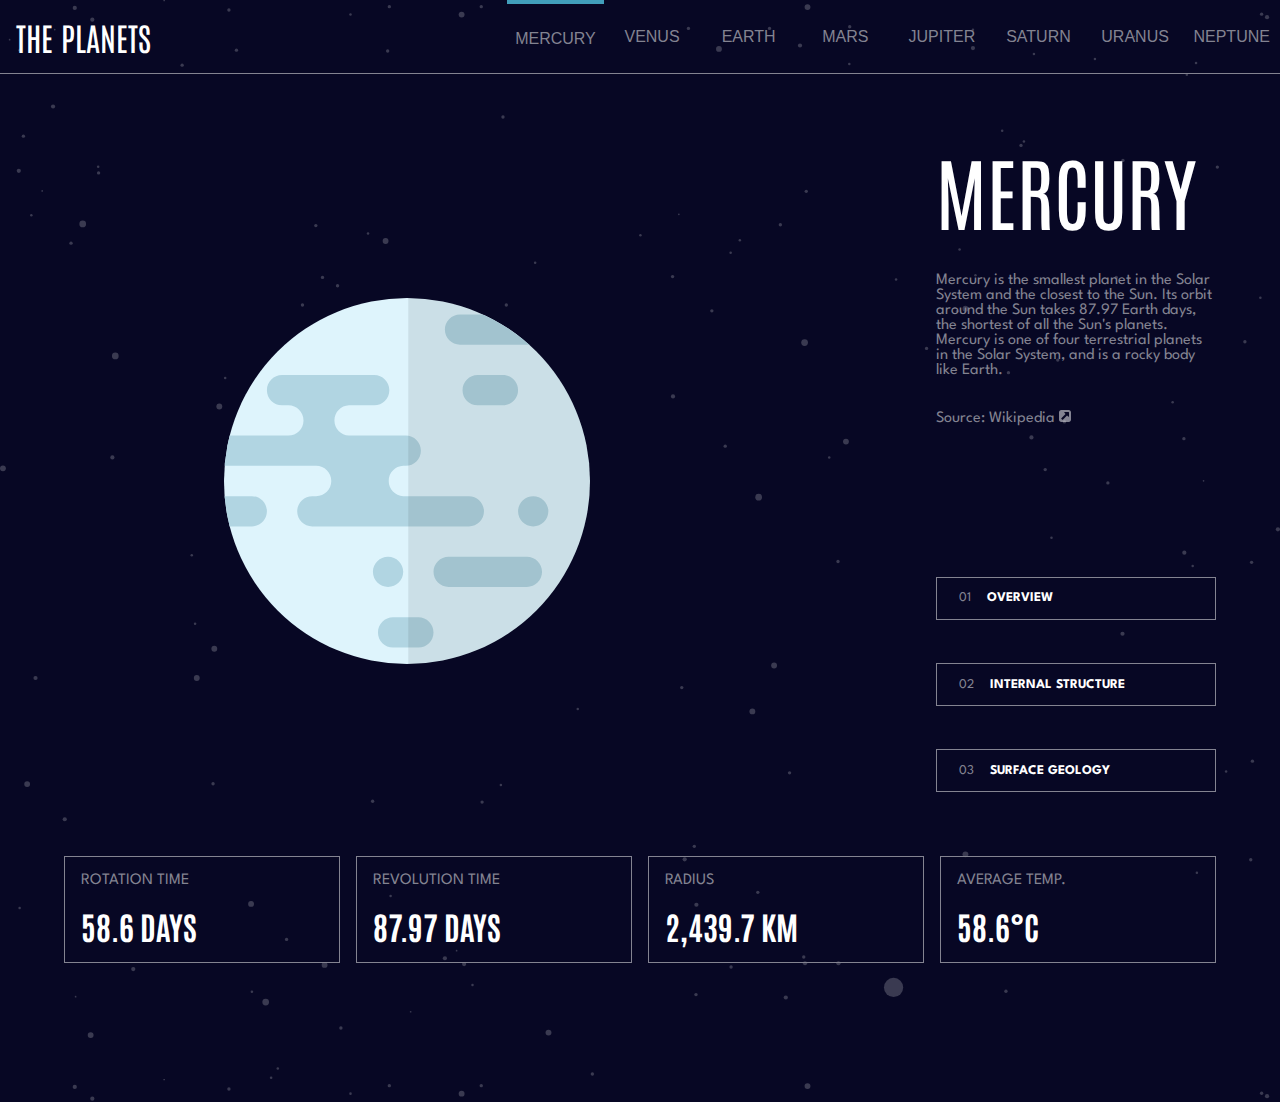
<file: index.html>
<!DOCTYPE html>
<html lang="en">
<head>
  <meta charset="UTF-8">
  <meta name="viewport" content="width=device-width, initial-scale=1.0">

  <link rel="icon" type="image/png" sizes="32x32" href="./assets/favicon-32x32.png">
  <link rel="stylesheet" href="./css/index.css">
  
  <title>Planets fact site</title>
</head>
<body>
  <header>
    <nav class="navbar">
      <div class="navbar-brand-container">
        <a class="navbar-brand" href="./index.html">The Planets</a>
      </div>

      <button class="navbar-toggler">
        <span><img src="./assets/icon-hamburger.svg" alt="" class="navbar-toggler-icon"></span>
      </button>

      <div class="navbar-nav">
          <button class="nav-link nav-mercury" onclick="window.location.href='./index.html'">mercury</button>
          <button class="nav-link nav-venus" onclick="window.location.href='./pages/venus.html'">venus</button> 
          <button class="nav-link nav-earth" onclick="window.location.href='./pages/earth.html'">earth</button> 
          <button class="nav-link nav-mars" onclick="window.location.href='./pages/mars.html'">mars</button> 
          <button class="nav-link nav-jupiter" onclick="window.location.href='./pages/jupiter.html'">jupiter</button> 
          <button class="nav-link nav-saturn" onclick="window.location.href='./pages/saturn.html'">saturn</button> 
          <button class="nav-link nav-uranus" onclick="window.location.href='./pages/uranus.html'">uranus</button> 
          <button class="nav-link nav-neptune" onclick="window.location.href='./pages/neptune.html'">neptune</button> 
      </div>
    </nav>
  </header>
  <main>
    <div class="hamburger-menu">
      <div class="hamburger-menu-item border">
        <div class="item-color-container"><button class="item-color-mercury"></button></div>
        <div class="item-title-container"><a class="item-title" href="./index.html">Mercury</a></div>
        <div class="item-icon-container"><img class="item-icon" src="./assets/icon-chevron.svg" alt=""></div> 
      </div>
      <div class="hamburger-menu-item border">
        <div class="item-color-container"><button class="item-color-venus"></button></div>
        <div class="item-title-container"><a class="item-title" href="./pages/venus.html">Venus</a></div>
        <div class="item-icon-container"><img class="item-icon" src="./assets/icon-chevron.svg" alt=""></div>
      </div>
      <div class="hamburger-menu-item border">
        <div class="item-color-container"><button class="item-color-earth"></button></div>
        <div class="item-title-container"><a class="item-title" href="./pages/earth.html">Earth</a></div>
        <div class="item-icon-container"><img class="item-icon" src="./assets/icon-chevron.svg" alt=""></div>
      </div>
      <div class="hamburger-menu-item border">
        <div class="item-color-container"><button class="item-color-mars"></button></div>
        <div class="item-title-container"><a class="item-title" href="./pages/mars.html">Mars</a></div>
        <div class="item-icon-container"><img class="item-icon" src="./assets/icon-chevron.svg" alt=""></div>
      </div>
      <div class="hamburger-menu-item border">
        <div class="item-color-container"><button class="item-color-jupiter"></button></div>
        <div class="item-title-container"><a class="item-title" href="./pages/jupiter.html">Jupiter</a></div>
        <div class="item-icon-container"><img class="item-icon" src="./assets/icon-chevron.svg" alt=""></div>
      </div>
      <div class="hamburger-menu-item border">
        <div class="item-color-container"><button class="item-color-saturn"></button></div>
        <div class="item-title-container"><a class="item-title" href="./pages/saturn.html">Saturn</a></div>
        <div class="item-icon-container"><img class="item-icon" src="./assets/icon-chevron.svg" alt=""></div>
      </div>
      <div class="hamburger-menu-item border">
        <div class="item-color-container"><button class="item-color-uranus"></button></div>
        <div class="item-title-container"><a class="item-title" href="./pages/uranus.html">Uranus</a></div>
        <div class="item-icon-container"><img class="item-icon" src="./assets/icon-chevron.svg" alt=""></div>
      </div>
      <div class="hamburger-menu-item">
        <div class="item-color-container"><button class="item-color-neptune"></button></div>
        <div class="item-title-container"><a class="item-title" href="./pages/neptune.html">Neptune</a></div>
        <div class="item-icon-container"><img class="item-icon" src="./assets/icon-chevron.svg" alt=""></div>
      </div>
    </div>
    <div class="mobile-main">
      <div class="mobile-menu-section">
        <button class="mobile-menu-section-item mobile-overview">overview</button>
        <button class="mobile-menu-section-item mobile-structure">structure</button>
        <button class="mobile-menu-section-item mobile-surface">surface</button>
      </div>
      <div class="main-section">
        <div class="planet-image-section">
          <img class="planet-image" src="./assets/planet-mercury.svg" alt="image of mercury">
          <img class="planet-internal-image" src="./assets/planet-mercury-internal.svg" alt="internal image of mercury">
          <img class="planet-geology" src="./assets/geology-mercury.png" alt="geology of mercury">
        </div>
        <div class="definition-section">
          <div class="definition">
            <p class="definition-title">Mercury</p>
            <div class="overall-container">
              <div class="overview-container">
                <p class="the-overview define">Mercury is the smallest planet in the Solar System and the closest to the Sun. Its orbit around the Sun takes 87.97 Earth days, the shortest of all the Sun's planets. Mercury is one of four terrestrial planets in the Solar System, and is a rocky body like Earth.</p>
                <div class="define">
                  <p class="the-overview define">Source: <a class="source-link" href="https://en.wikipedia.org/wiki/Mercury_(planet)" target="_blank">Wikipedia </a><span><img src="./assets/icon-source.svg" alt=""></span></p>
                </div>
              </div>
              <div class="structure-container">
                <p class="internal-structure define">Mercury appears to have a solid silicate crust and mantle overlying a solid, iron sulfide outer core layer, a deeper liquid core layer, and a solid inner core. The planet's density is the second highest in the Solar System at 5.427 g/cm3 , only slightly less than Earth's density.</p>
                <p class="internal-structure define">Source: <a class="source-link" href="https://en.wikipedia.org/wiki/Mercury_(planet)#Internal_structure" target="_blank">Wikipedia </a><span><img src="./assets/icon-source.svg" alt=""></span></p>
              </div>
              <div class="geology-container">
                <p class="surface-geology define">Mercury's surface is similar in appearance to that of the Moon, showing extensive mare-like plains and heavy cratering, indicating that it has been geologically inactive for billions of years. It is more heterogeneous than either Mars's or the Moon’s.</p>
                <p class="surface-geology define">Source: <a class="source-link" href="https://en.wikipedia.org/wiki/Mercury_(planet)#Surface_geology" target="_blank">Wikipedia </a><span><img src="./assets/icon-source.svg" alt=""></span></p>
              </div>
            </div>
          </div>
          <div class="menu">
            <button class="menu-item overview">
              <p class="menu-item-number">01</p>
              <p class="menu-item-title">overview</p>
            </button>
            <button class="menu-item structure">
              <p class="menu-item-number">02</p>
              <p class="menu-item-title">internal structure</p>
            </button>
            <button class="menu-item geology">
              <p class="menu-item-number">03</p>
              <p class="menu-item-title">surface geology</p>
            </button>
          </div>
        </div>
        <div class="spec-section">
          <div class="spec-item">
            <p class="spec-title">Rotation time</p>
            <p class="spec-value">58.6 days</p>
          </div>
          <div class="spec-item">
            <p class="spec-title">Revolution time</p>
            <p class="spec-value">87.97 days</p>
          </div>
          <div class="spec-item">
            <p class="spec-title">Radius</p>
            <p class="spec-value">2,439.7 km</p>
          </div>
          <div class="spec-item">
            <p class="spec-title">Average temp.</p>
            <p class="spec-value">58.6<span>&#176;</span>c</p>
          </div>
        </div>
      </div>
    </div>
  </main>
  <script src="./js/index.js"></script>
</body>
</html>
</file>
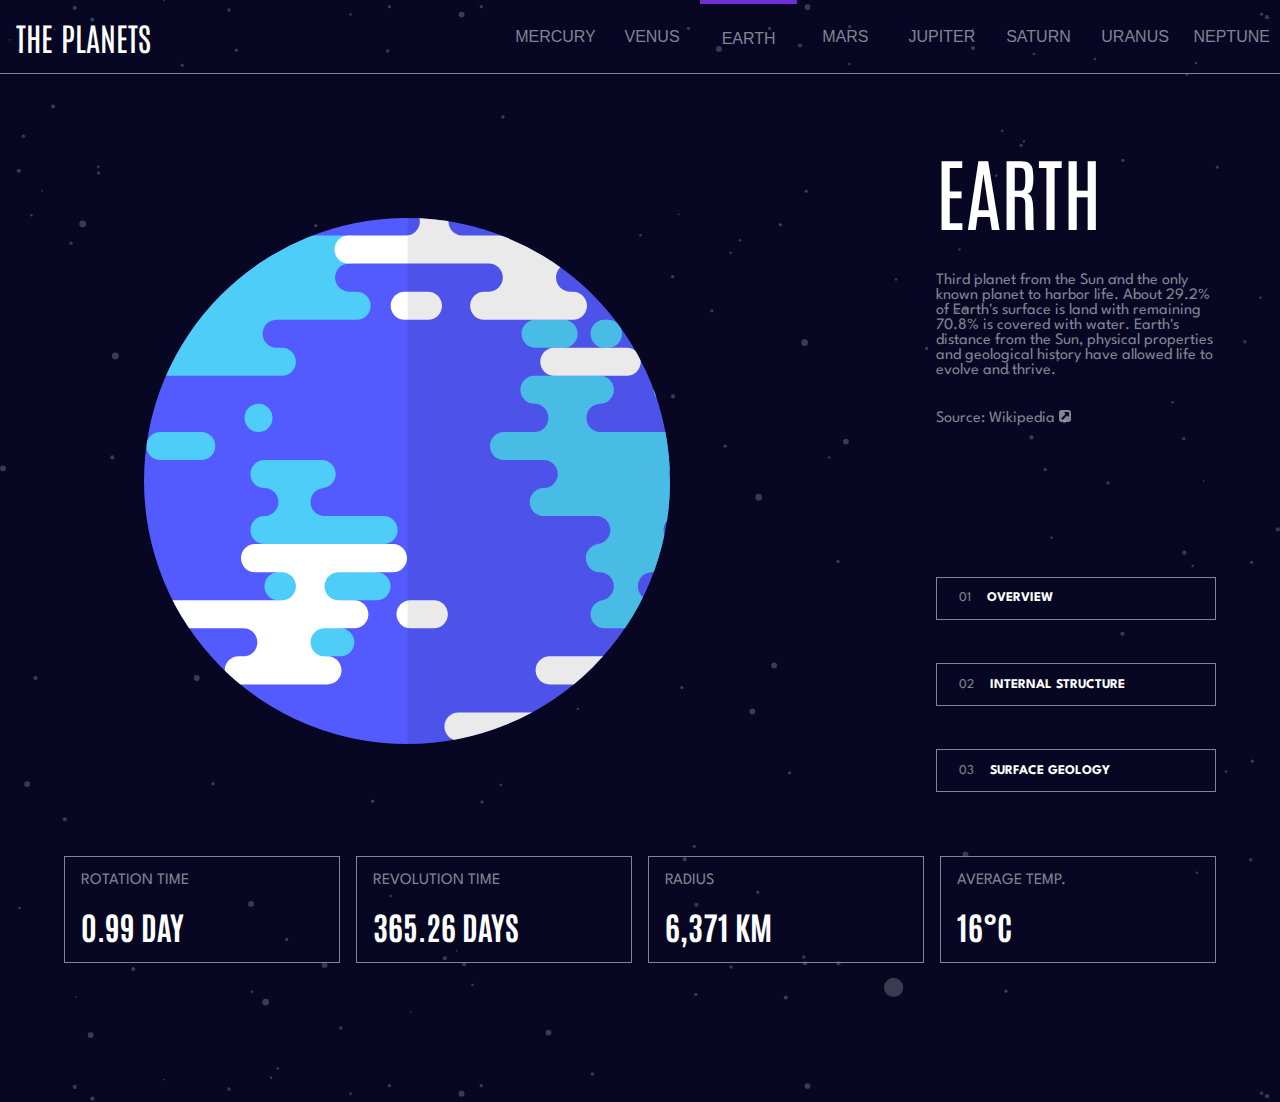
<file: pages/earth.html>
<!DOCTYPE html>
<html lang="en">
<head>
  <meta charset="UTF-8">
  <meta name="viewport" content="width=device-width, initial-scale=1.0">

  <link rel="icon" type="image/png" sizes="32x32" href="../assets/favicon-32x32.png">
  <link rel="stylesheet" href="../css/earth.css">
  
  <title>Planets fact site</title>
</head>
<body>
  <header>
    <nav class="navbar">
      <div class="navbar-brand-container">
        <a class="navbar-brand" href="./earth.html">The Planets</a>
      </div>

      <button class="navbar-toggler">
        <span><img src="../assets/icon-hamburger.svg" alt="" class="navbar-toggler-icon"></span>
      </button>

      <div class="navbar-nav">
        <button class="nav-link nav-mercury" onclick="window.location.href='../index.html'">mercury</button>
        <button class="nav-link nav-venus" onclick="window.location.href='./venus.html'">venus</button> 
        <button class="nav-link nav-earth" onclick="window.location.href='./earth.html'">earth</button> 
        <button class="nav-link nav-mars" onclick="window.location.href='./mars.html'">mars</button> 
        <button class="nav-link nav-jupiter" onclick="window.location.href='./jupiter.html'">jupiter</button> 
        <button class="nav-link nav-saturn" onclick="window.location.href='./saturn.html'">saturn</button> 
        <button class="nav-link nav-uranus" onclick="window.location.href='./uranus.html'">uranus</button> 
        <button class="nav-link nav-neptune" onclick="window.location.href='./neptune.html'">neptune</button> 
      </div>
    </nav>
  </header>
  <main>
    <div class="hamburger-menu">
      <div class="hamburger-menu-item border">
        <div class="item-color-container"><button class="item-color-mercury"></button></div>
        <div class="item-title-container"><a class="item-title" href="../index.html">Mercury</a></div>
        <div class="item-icon-container"><img class="item-icon" src="../assets/icon-chevron.svg" alt=""></div> 
      </div>
      <div class="hamburger-menu-item border">
        <div class="item-color-container"><button class="item-color-venus"></button></div>
        <div class="item-title-container"><a class="item-title" href="./venus.html">Venus</a></div>
        <div class="item-icon-container"><img class="item-icon" src="../assets/icon-chevron.svg" alt=""></div>
      </div>
      <div class="hamburger-menu-item border">
        <div class="item-color-container"><button class="item-color-earth"></button></div>
        <div class="item-title-container"><a class="item-title" href="./earth.html">Earth</a></div>
        <div class="item-icon-container"><img class="item-icon" src="../assets/icon-chevron.svg" alt=""></div>
      </div>
      <div class="hamburger-menu-item border">
        <div class="item-color-container"><button class="item-color-mars"></button></div>
        <div class="item-title-container"><a class="item-title" href="./mars.html">Mars</a></div>
        <div class="item-icon-container"><img class="item-icon" src="../assets/icon-chevron.svg" alt=""></div>
      </div>
      <div class="hamburger-menu-item border">
        <div class="item-color-container"><button class="item-color-jupiter"></button></div>
        <div class="item-title-container"><a class="item-title" href="./jupiter.html">Jupiter</a></div>
        <div class="item-icon-container"><img class="item-icon" src="../assets/icon-chevron.svg" alt=""></div>
      </div>
      <div class="hamburger-menu-item border">
        <div class="item-color-container"><button class="item-color-saturn"></button></div>
        <div class="item-title-container"><a class="item-title" href="./saturn.html">Saturn</a></div>
        <div class="item-icon-container"><img class="item-icon" src="../assets/icon-chevron.svg" alt=""></div>
      </div>
      <div class="hamburger-menu-item border">
        <div class="item-color-container"><button class="item-color-uranus"></button></div>
        <div class="item-title-container"><a class="item-title" href="./uranus.html">Uranus</a></div>
        <div class="item-icon-container"><img class="item-icon" src="../assets/icon-chevron.svg" alt=""></div>
      </div>
      <div class="hamburger-menu-item">
        <div class="item-color-container"><button class="item-color-neptune"></button></div>
        <div class="item-title-container"><a class="item-title" href="./neptune.html">Neptune</a></div>
        <div class="item-icon-container"><img class="item-icon" src="../assets/icon-chevron.svg" alt=""></div>
      </div>
    </div>
    <div class="mobile-main">
      <div class="mobile-menu-section">
        <button class="mobile-menu-section-item mobile-overview">overview</button>
        <button class="mobile-menu-section-item mobile-structure">structure</button>
        <button class="mobile-menu-section-item mobile-surface">surface</button>
      </div>
      <div class="main-section">
        <div class="planet-image-section">
          <img class="planet-image" src="../assets/planet-earth.svg" alt="image of earth">
          <img class="planet-internal-image" src="../assets/planet-earth-internal.svg" alt="internal image of earth">
          <img class="planet-geology" src="../assets/geology-earth.png" alt="geology of earth">
        </div>
        <div class="definition-section">
          <div class="definition">
            <p class="definition-title">Earth</p>
            <div class="overall-container">
              <div class="overview-container">
                <p class="the-overview define">Third planet from the Sun and the only known planet to harbor life. About 29.2% of Earth's surface is land with remaining 70.8% is covered with water. Earth's distance from the Sun, physical properties and geological history have allowed life to evolve and thrive.</p>
                <div class="define">
                  <p class="the-overview define">Source: <a class="source-link" href="https://en.wikipedia.org/wiki/Earth" target="_blank">Wikipedia </a><span><img src="../assets/icon-source.svg" alt=""></span></p>
                </div>
              </div>
              <div class="structure-container">
                <p class="internal-structure define">Earth's interior, like that of the other terrestrial planets, is divided into layers by their chemical or physical (rheological) properties. The outer layer is a chemically distinct silicate solid crust, which is underlain by a highly viscous solid mantle.</p>
                <p class="internal-structure define">Source: <a class="source-link" href="https://en.wikipedia.org/wiki/Earth#Internal_structure" target="_blank">Wikipedia </a><span><img src="../assets/icon-source.svg" alt=""></span></p>
              </div>
              <div class="geology-container">
                <p class="surface-geology define">The total surface area of Earth is about 510 million km2. The continental crust consists of lower density material such as the igneous rocks granite and andesite. Less common is basalt, a denser volcanic rock that is the primary constituent of the ocean floors.</p>
                <p class="surface-geology define">Source: <a class="source-link" href="https://en.wikipedia.org/wiki/Earth#Surface" target="_blank">Wikipedia </a><span><img src="../assets/icon-source.svg" alt=""></span></p>
              </div>
            </div>
          </div>
          <div class="menu">
            <button class="menu-item overview">
              <p class="menu-item-number">01</p>
              <p class="menu-item-title">overview</p>
            </button>
            <button class="menu-item structure">
              <p class="menu-item-number">02</p>
              <p class="menu-item-title">internal structure</p>
            </button>
            <button class="menu-item geology">
              <p class="menu-item-number">03</p>
              <p class="menu-item-title">surface geology</p>
            </button>
          </div>
        </div>
        <div class="spec-section">
          <div class="spec-item">
            <p class="spec-title">Rotation time</p>
            <p class="spec-value">0.99 Day</p>
          </div>
          <div class="spec-item">
            <p class="spec-title">Revolution time</p>
            <p class="spec-value">365.26 Days</p>
          </div>
          <div class="spec-item">
            <p class="spec-title">Radius</p>
            <p class="spec-value">6,371 KM</p>
          </div>
          <div class="spec-item">
            <p class="spec-title">Average temp.</p>
            <p class="spec-value">16°c</p>
          </div>
        </div>
      </div>
    </div>
  </main>
  <script src="../js/index.js"></script>
</body>
</html>
</file>
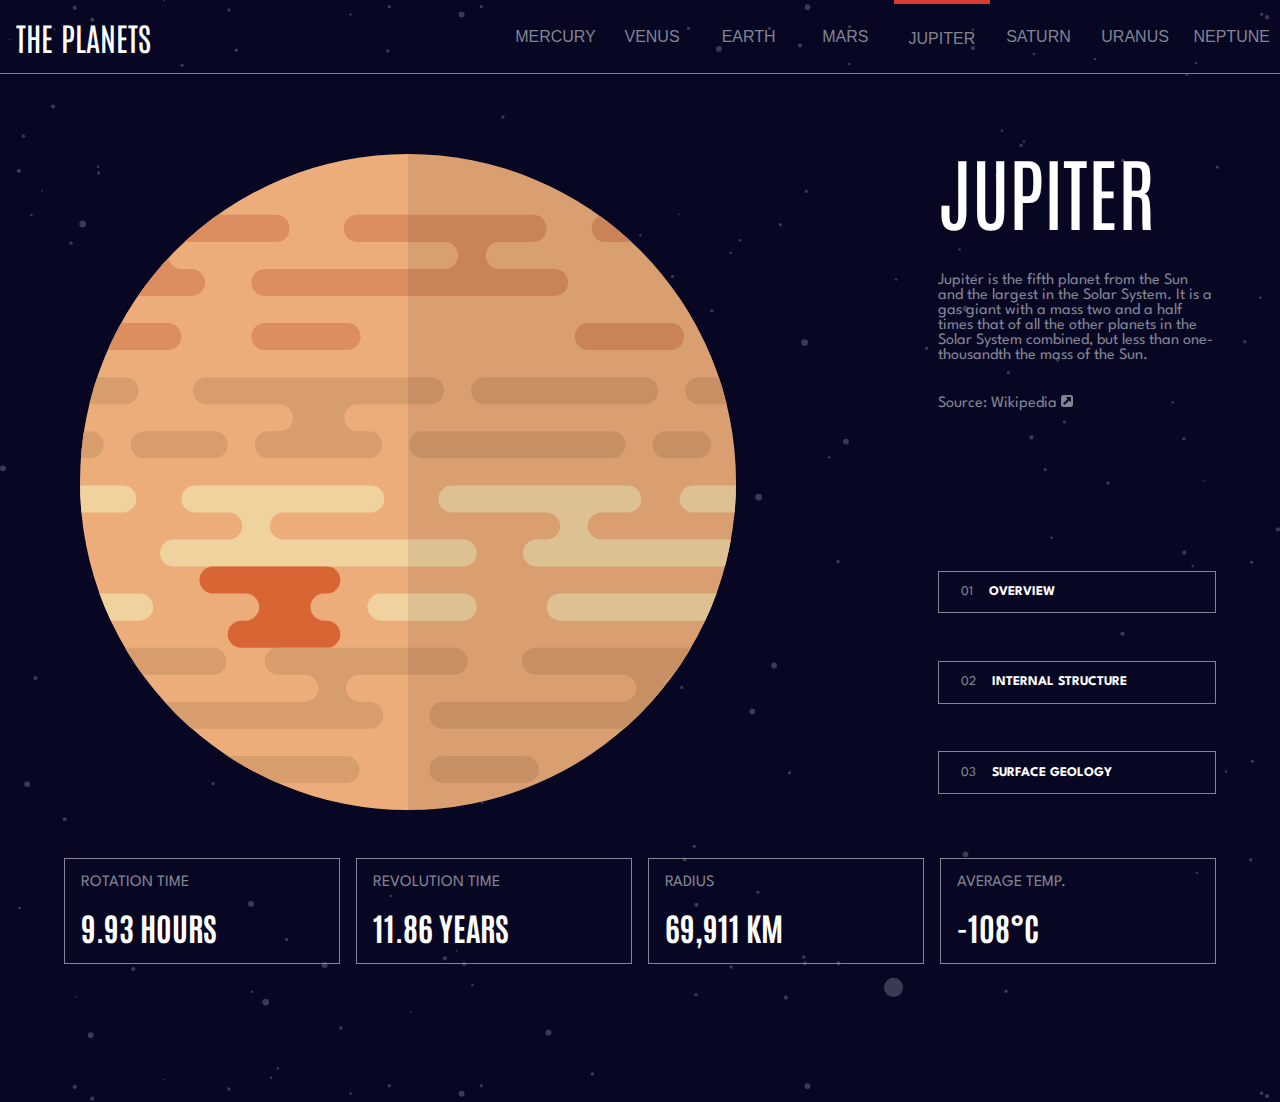
<file: pages/jupiter.html>
<!DOCTYPE html>
<html lang="en">
<head>
  <meta charset="UTF-8">
  <meta name="viewport" content="width=device-width, initial-scale=1.0">

  <link rel="icon" type="image/png" sizes="32x32" href="../assets/favicon-32x32.png">
  <link rel="stylesheet" href="../css/jupiter.css">
  
  <title>Planets fact site</title>
</head>
<body>
  <header>
    <nav class="navbar">
      <div class="navbar-brand-container">
        <a class="navbar-brand" href="./jupiter.html">The Planets</a>
      </div>

      <button class="navbar-toggler">
        <span><img src="../assets/icon-hamburger.svg" alt="" class="navbar-toggler-icon"></span>
      </button>

      <div class="navbar-nav">
        <button class="nav-link nav-mercury" onclick="window.location.href='../index.html'">mercury</button>
        <button class="nav-link nav-venus" onclick="window.location.href='./venus.html'">venus</button> 
        <button class="nav-link nav-earth" onclick="window.location.href='./earth.html'">earth</button> 
        <button class="nav-link nav-mars" onclick="window.location.href='./mars.html'">mars</button> 
        <button class="nav-link nav-jupiter" onclick="window.location.href='./jupiter.html'">jupiter</button> 
        <button class="nav-link nav-saturn" onclick="window.location.href='./saturn.html'">saturn</button> 
        <button class="nav-link nav-uranus" onclick="window.location.href='./uranus.html'">uranus</button> 
        <button class="nav-link nav-neptune" onclick="window.location.href='./neptune.html'">neptune</button> 
      </div>
    </nav>
  </header>
  <main>
    <div class="hamburger-menu">
      <div class="hamburger-menu-item border">
        <div class="item-color-container"><button class="item-color-mercury"></button></div>
        <div class="item-title-container"><a class="item-title" href="../index.html">Mercury</a></div>
        <div class="item-icon-container"><img class="item-icon" src="../assets/icon-chevron.svg" alt=""></div> 
      </div>
      <div class="hamburger-menu-item border">
        <div class="item-color-container"><button class="item-color-venus"></button></div>
        <div class="item-title-container"><a class="item-title" href="./venus.html">Venus</a></div>
        <div class="item-icon-container"><img class="item-icon" src="../assets/icon-chevron.svg" alt=""></div>
      </div>
      <div class="hamburger-menu-item border">
        <div class="item-color-container"><button class="item-color-earth"></button></div>
        <div class="item-title-container"><a class="item-title" href="./earth.html">Earth</a></div>
        <div class="item-icon-container"><img class="item-icon" src="../assets/icon-chevron.svg" alt=""></div>
      </div>
      <div class="hamburger-menu-item border">
        <div class="item-color-container"><button class="item-color-mars"></button></div>
        <div class="item-title-container"><a class="item-title" href="./mars.html">Mars</a></div>
        <div class="item-icon-container"><img class="item-icon" src="../assets/icon-chevron.svg" alt=""></div>
      </div>
      <div class="hamburger-menu-item border">
        <div class="item-color-container"><button class="item-color-jupiter"></button></div>
        <div class="item-title-container"><a class="item-title" href="./jupiter.html">Jupiter</a></div>
        <div class="item-icon-container"><img class="item-icon" src="../assets/icon-chevron.svg" alt=""></div>
      </div>
      <div class="hamburger-menu-item border">
        <div class="item-color-container"><button class="item-color-saturn"></button></div>
        <div class="item-title-container"><a class="item-title" href="./saturn.html">Saturn</a></div>
        <div class="item-icon-container"><img class="item-icon" src="../assets/icon-chevron.svg" alt=""></div>
      </div>
      <div class="hamburger-menu-item border">
        <div class="item-color-container"><button class="item-color-uranus"></button></div>
        <div class="item-title-container"><a class="item-title" href="./uranus.html">Uranus</a></div>
        <div class="item-icon-container"><img class="item-icon" src="../assets/icon-chevron.svg" alt=""></div>
      </div>
      <div class="hamburger-menu-item">
        <div class="item-color-container"><button class="item-color-neptune"></button></div>
        <div class="item-title-container"><a class="item-title" href="./neptune.html">Neptune</a></div>
        <div class="item-icon-container"><img class="item-icon" src="../assets/icon-chevron.svg" alt=""></div>
      </div>
    </div>
    <div class="mobile-main">
      <div class="mobile-menu-section">
        <button class="mobile-menu-section-item mobile-overview">overview</button>
        <button class="mobile-menu-section-item mobile-structure">structure</button>
        <button class="mobile-menu-section-item mobile-surface">surface</button>
      </div>
      <div class="main-section">
        <div class="planet-image-section">
          <img class="planet-image" src="../assets/planet-jupiter.svg" alt="image of jupiter">
          <img class="planet-internal-image" src="../assets/planet-jupiter-internal.svg" alt="internal image of jupiter">
          <img class="planet-geology" src="../assets/geology-jupiter.png" alt="geology of jupiter">
        </div>
        <div class="definition-section">
          <div class="definition">
            <p class="definition-title">Jupiter</p>
            <div class="overall-container">
              <div class="overview-container">
                <p class="the-overview define">Jupiter is the fifth planet from the Sun and the largest in the Solar System. It is a gas giant with a mass two and a half times that of all the other planets in the Solar System combined, but less than one-thousandth the mass of the Sun.</p>
                <div class="define">
                  <p class="the-overview define">Source: <a class="source-link" href="https://en.wikipedia.org/wiki/Jupiter" target="_blank">Wikipedia </a><span><img src="../assets/icon-source.svg" alt=""></span></p>
                </div>
              </div>
              <div class="structure-container">
                <p class="internal-structure define">When the Juno arrived in 2016, it found that Jupiter has a very diffuse core that mixes into its mantle. A possible cause is an impact from a planet of about ten Earth masses a few million years after Jupiter's formation, which would have disrupted an originally solid Jovian core.</p>
                <p class="internal-structure define">Source: <a class="source-link" href="https://en.wikipedia.org/wiki/Jupiter#Internal_structure" target="_blank">Wikipedia </a><span><img src="../assets/icon-source.svg" alt=""></span></p>
              </div>
              <div class="geology-container">
                <p class="surface-geology define">The best known feature of Jupiter is the Great Red Spot, a persistent anticyclonic storm located 22° south of the equator. It is known to have existed since at least 1831, and possibly since 1665.</p>
                <p class="surface-geology define">Source: <a class="source-link" href="https://en.wikipedia.org/wiki/Jupiter#Great_Red_Spot_and_other_vortices" target="_blank">Wikipedia </a><span><img src="../assets/icon-source.svg" alt=""></span></p>
              </div>
            </div>
          </div>
          <div class="menu">
            <button class="menu-item overview">
              <p class="menu-item-number">01</p>
              <p class="menu-item-title">overview</p>
            </button>
            <button class="menu-item structure">
              <p class="menu-item-number">02</p>
              <p class="menu-item-title">internal structure</p>
            </button>
            <button class="menu-item geology">
              <p class="menu-item-number">03</p>
              <p class="menu-item-title">surface geology</p>
            </button>
          </div>
        </div>
        <div class="spec-section">
          <div class="spec-item">
            <p class="spec-title">Rotation time</p>
            <p class="spec-value">9.93 Hours</p>
          </div>
          <div class="spec-item">
            <p class="spec-title">Revolution time</p>
            <p class="spec-value">11.86 Years</p>
          </div>
          <div class="spec-item">
            <p class="spec-title">Radius</p>
            <p class="spec-value">69,911 KM</p>
          </div>
          <div class="spec-item">
            <p class="spec-title">Average temp.</p>
            <p class="spec-value">-108°c</p>
          </div>
        </div>
      </div>
    </div>
  </main>
  <script src="../js/index.js"></script>
</body>
</html>
</file>
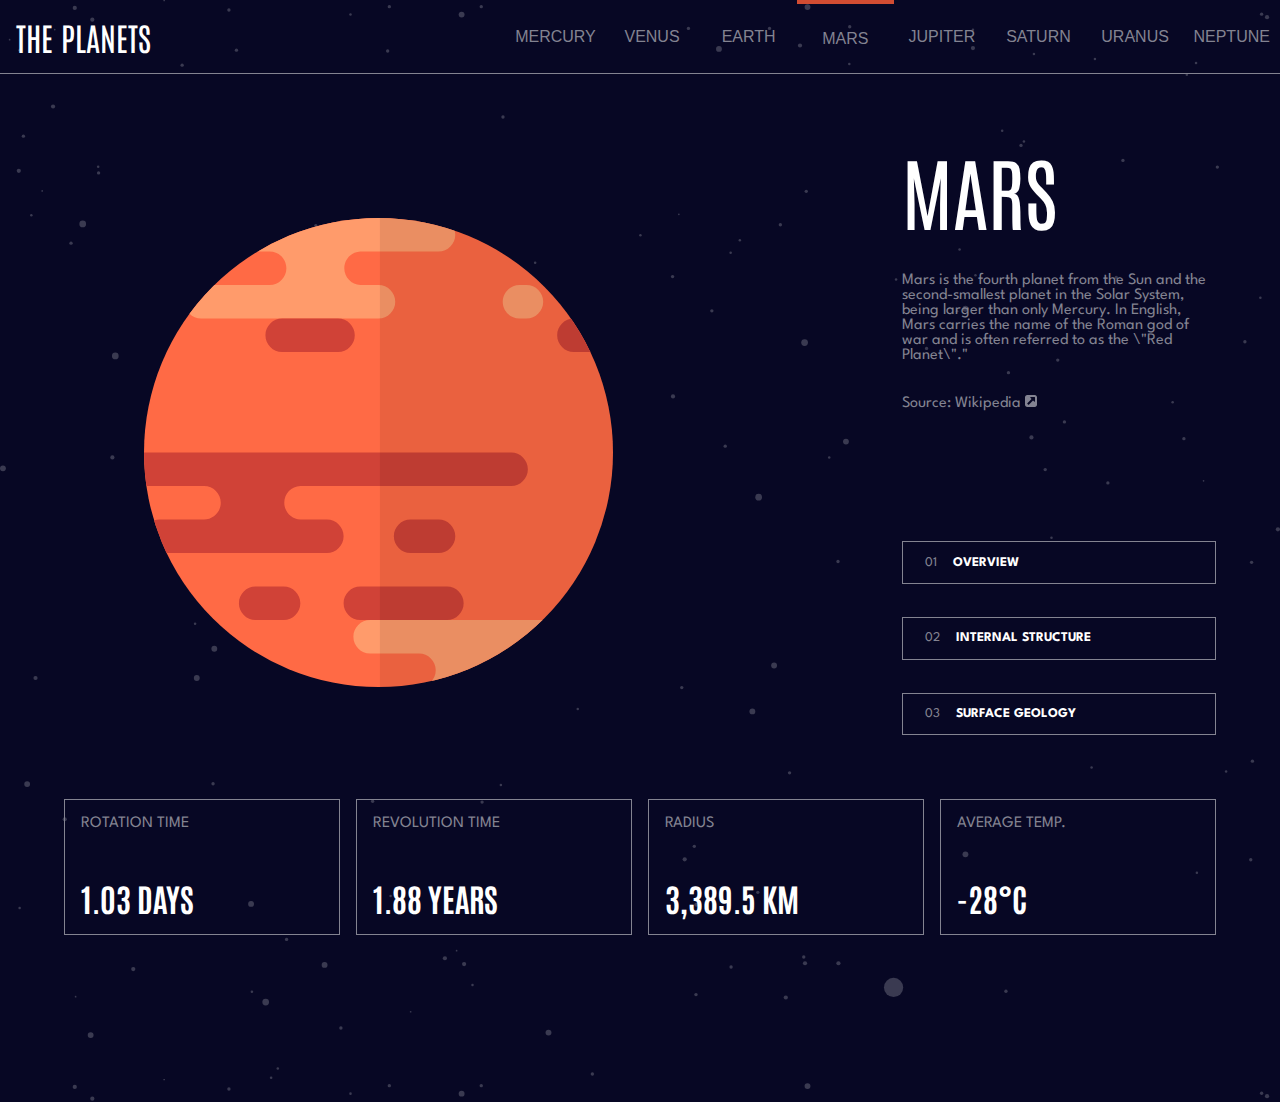
<file: pages/mars.html>
<!DOCTYPE html>
<html lang="en">
<head>
  <meta charset="UTF-8">
  <meta name="viewport" content="width=device-width, initial-scale=1.0">

  <link rel="icon" type="image/png" sizes="32x32" href="../assets/favicon-32x32.png">
  <link rel="stylesheet" href="../css/mars.css">
  
  <title>Planets fact site</title>
</head>
<body>
  <header>
    <nav class="navbar">
      <div class="navbar-brand-container">
        <a class="navbar-brand" href="./mars.html">The Planets</a>
      </div>

      <button class="navbar-toggler">
        <span><img src="../assets/icon-hamburger.svg" alt="" class="navbar-toggler-icon"></span>
      </button>

      <div class="navbar-nav">
        <button class="nav-link nav-mercury" onclick="window.location.href='../index.html'">mercury</button>
        <button class="nav-link nav-venus" onclick="window.location.href='./venus.html'">venus</button> 
        <button class="nav-link nav-earth" onclick="window.location.href='./earth.html'">earth</button> 
        <button class="nav-link nav-mars" onclick="window.location.href='./mars.html'">mars</button> 
        <button class="nav-link nav-jupiter" onclick="window.location.href='./jupiter.html'">jupiter</button> 
        <button class="nav-link nav-saturn" onclick="window.location.href='./saturn.html'">saturn</button> 
        <button class="nav-link nav-uranus" onclick="window.location.href='./uranus.html'">uranus</button> 
        <button class="nav-link nav-neptune" onclick="window.location.href='./neptune.html'">neptune</button> 
      </div>
    </nav>
  </header>
  <main>
    <div class="hamburger-menu">
      <div class="hamburger-menu-item border">
        <div class="item-color-container"><button class="item-color-mercury"></button></div>
        <div class="item-title-container"><a class="item-title" href="../index.html">Mercury</a></div>
        <div class="item-icon-container"><img class="item-icon" src="../assets/icon-chevron.svg" alt=""></div> 
      </div>
      <div class="hamburger-menu-item border">
        <div class="item-color-container"><button class="item-color-venus"></button></div>
        <div class="item-title-container"><a class="item-title" href="./venus.html">Venus</a></div>
        <div class="item-icon-container"><img class="item-icon" src="../assets/icon-chevron.svg" alt=""></div>
      </div>
      <div class="hamburger-menu-item border">
        <div class="item-color-container"><button class="item-color-earth"></button></div>
        <div class="item-title-container"><a class="item-title" href="./earth.html">Earth</a></div>
        <div class="item-icon-container"><img class="item-icon" src="../assets/icon-chevron.svg" alt=""></div>
      </div>
      <div class="hamburger-menu-item border">
        <div class="item-color-container"><button class="item-color-mars"></button></div>
        <div class="item-title-container"><a class="item-title" href="./mars.html">Mars</a></div>
        <div class="item-icon-container"><img class="item-icon" src="../assets/icon-chevron.svg" alt=""></div>
      </div>
      <div class="hamburger-menu-item border">
        <div class="item-color-container"><button class="item-color-jupiter"></button></div>
        <div class="item-title-container"><a class="item-title" href="./jupiter.html">Jupiter</a></div>
        <div class="item-icon-container"><img class="item-icon" src="../assets/icon-chevron.svg" alt=""></div>
      </div>
      <div class="hamburger-menu-item border">
        <div class="item-color-container"><button class="item-color-saturn"></button></div>
        <div class="item-title-container"><a class="item-title" href="./saturn.html">Saturn</a></div>
        <div class="item-icon-container"><img class="item-icon" src="../assets/icon-chevron.svg" alt=""></div>
      </div>
      <div class="hamburger-menu-item border">
        <div class="item-color-container"><button class="item-color-uranus"></button></div>
        <div class="item-title-container"><a class="item-title" href="./uranus.html">Uranus</a></div>
        <div class="item-icon-container"><img class="item-icon" src="../assets/icon-chevron.svg" alt=""></div>
      </div>
      <div class="hamburger-menu-item">
        <div class="item-color-container"><button class="item-color-neptune"></button></div>
        <div class="item-title-container"><a class="item-title" href="./neptune.html">Neptune</a></div>
        <div class="item-icon-container"><img class="item-icon" src="../assets/icon-chevron.svg" alt=""></div>
      </div>
    </div>
    <div class="mobile-main">
      <div class="mobile-menu-section">
        <button class="mobile-menu-section-item mobile-overview">overview</button>
        <button class="mobile-menu-section-item mobile-structure">structure</button>
        <button class="mobile-menu-section-item mobile-surface">surface</button>
      </div>
      <div class="main-section">
        <div class="planet-image-section">
          <img class="planet-image" src="../assets/planet-mars.svg" alt="image of mars">
          <img class="planet-internal-image" src="../assets/planet-mars-internal.svg" alt="internal image of mars">
          <img class="planet-geology" src="../assets/geology-mars.png" alt="geology of mars">
        </div>
        <div class="definition-section">
          <div class="definition">
            <p class="definition-title">Mars</p>
            <div class="overall-container">
              <div class="overview-container">
                <p class="the-overview define">Mars is the fourth planet from the Sun and the second-smallest planet in the Solar System, being larger than only Mercury. In English, Mars carries the name of the Roman god of war and is often referred to as the \"Red Planet\"."</p>
                <div class="define">
                  <p class="the-overview define">Source: <a class="source-link" href="https://en.wikipedia.org/wiki/Mars" target="_blank">Wikipedia </a><span><img src="../assets/icon-source.svg" alt=""></span></p>
                </div>
              </div>
              <div class="structure-container">
                <p class="internal-structure define">Like Earth, Mars has differentiated into a dense metallic core overlaid by less dense materials. Scientists initially determined that the core is at least partially liquid. Current models of its interior imply a core consisting primarily of iron and nickel with about 16–17% sulfur.</p>
                <p class="internal-structure define">Source: <a class="source-link" href="https://en.wikipedia.org/wiki/Mars#Internal_structure" target="_blank">Wikipedia </a><span><img src="../assets/icon-source.svg" alt=""></span></p>
              </div>
              <div class="geology-container">
                <p class="surface-geology define">Mars is a terrestrial planet whose surface consists of minerals containing silicon and oxygen, metals, and other elements that typically make up rock. The surface is primarily composed of tholeiitic basalt, although parts are more silica-rich than typical basalt.</p>
                <p class="surface-geology define">Source: <a class="source-link" href="https://en.wikipedia.org/wiki/Mars#Surface_geology" target="_blank">Wikipedia </a><span><img src="../assets/icon-source.svg" alt=""></span></p>
              </div>
            </div>
          </div>
          <div class="menu">
            <button class="menu-item overview">
              <p class="menu-item-number">01</p>
              <p class="menu-item-title">overview</p>
            </button>
            <button class="menu-item structure">
              <p class="menu-item-number">02</p>
              <p class="menu-item-title">internal structure</p>
            </button>
            <button class="menu-item geology">
              <p class="menu-item-number">03</p>
              <p class="menu-item-title">surface geology</p>
            </button>
          </div>
        </div>
        <div class="spec-section">
          <div class="spec-item">
            <p class="spec-title">Rotation time</p>
            <p class="spec-value">1.03 Days</p>
          </div>
          <div class="spec-item">
            <p class="spec-title">Revolution time</p>
            <p class="spec-value">1.88 Years</p>
          </div>
          <div class="spec-item">
            <p class="spec-title">Radius</p>
            <p class="spec-value">3,389.5 KM</p>
          </div>
          <div class="spec-item">
            <p class="spec-title">Average temp.</p>
            <p class="spec-value">-28°c</p>
          </div>
        </div>
      </div>
    </div>
  </main>
  <script src="../js/index.js"></script>
</body>
</html>
</file>
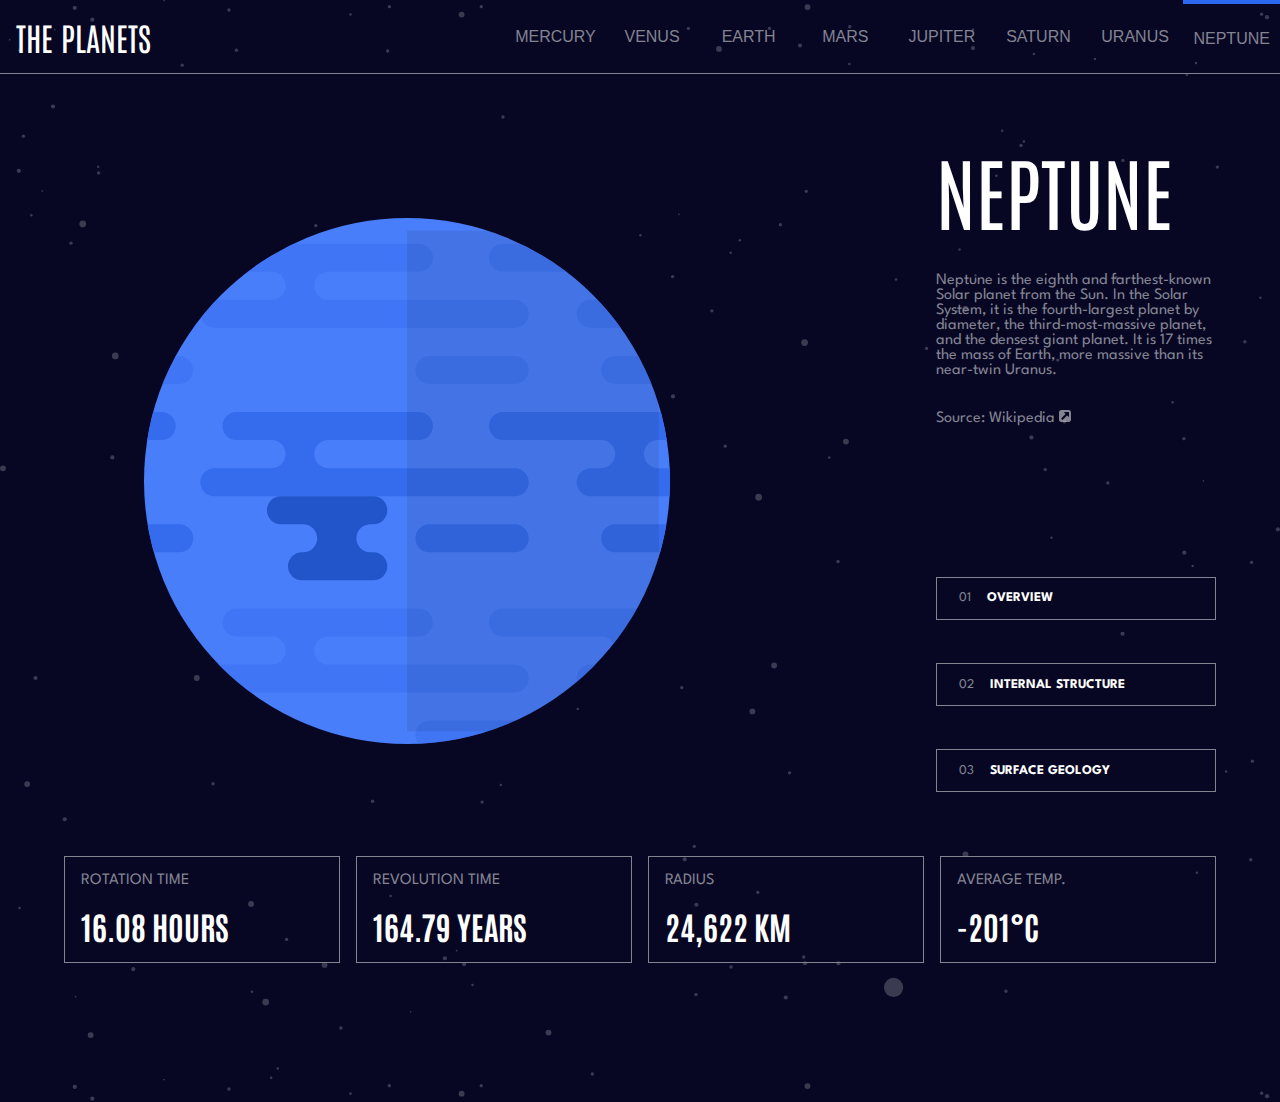
<file: pages/neptune.html>
<!DOCTYPE html>
<html lang="en">
<head>
  <meta charset="UTF-8">
  <meta name="viewport" content="width=device-width, initial-scale=1.0">

  <link rel="icon" type="image/png" sizes="32x32" href="../assets/favicon-32x32.png">
  <link rel="stylesheet" href="../css/neptune.css">
  
  <title>Planets fact site</title>
</head>
<body>
  <header>
    <nav class="navbar">
      <div class="navbar-brand-container">
        <a class="navbar-brand" href="./neptune.html">The Planets</a>
      </div>

      <button class="navbar-toggler">
        <span><img src="../assets/icon-hamburger.svg" alt="" class="navbar-toggler-icon"></span>
      </button>

      <div class="navbar-nav">
        <button class="nav-link nav-mercury" onclick="window.location.href='../index.html'">mercury</button>
        <button class="nav-link nav-venus" onclick="window.location.href='./venus.html'">venus</button> 
        <button class="nav-link nav-earth" onclick="window.location.href='./earth.html'">earth</button> 
        <button class="nav-link nav-mars" onclick="window.location.href='./mars.html'">mars</button> 
        <button class="nav-link nav-jupiter" onclick="window.location.href='./jupiter.html'">jupiter</button> 
        <button class="nav-link nav-saturn" onclick="window.location.href='./saturn.html'">saturn</button> 
        <button class="nav-link nav-uranus" onclick="window.location.href='./uranus.html'">uranus</button> 
        <button class="nav-link nav-neptune" onclick="window.location.href='./neptune.html'">neptune</button> 
      </div>
    </nav>
  </header>
  <main>
    <div class="hamburger-menu">
      <div class="hamburger-menu-item border">
        <div class="item-color-container"><button class="item-color-mercury"></button></div>
        <div class="item-title-container"><a class="item-title" href="../index.html">Mercury</a></div>
        <div class="item-icon-container"><img class="item-icon" src="../assets/icon-chevron.svg" alt=""></div> 
      </div>
      <div class="hamburger-menu-item border">
        <div class="item-color-container"><button class="item-color-venus"></button></div>
        <div class="item-title-container"><a class="item-title" href="./venus.html">Venus</a></div>
        <div class="item-icon-container"><img class="item-icon" src="../assets/icon-chevron.svg" alt=""></div>
      </div>
      <div class="hamburger-menu-item border">
        <div class="item-color-container"><button class="item-color-earth"></button></div>
        <div class="item-title-container"><a class="item-title" href="./earth.html">Earth</a></div>
        <div class="item-icon-container"><img class="item-icon" src="../assets/icon-chevron.svg" alt=""></div>
      </div>
      <div class="hamburger-menu-item border">
        <div class="item-color-container"><button class="item-color-mars"></button></div>
        <div class="item-title-container"><a class="item-title" href="./mars.html">Mars</a></div>
        <div class="item-icon-container"><img class="item-icon" src="../assets/icon-chevron.svg" alt=""></div>
      </div>
      <div class="hamburger-menu-item border">
        <div class="item-color-container"><button class="item-color-jupiter"></button></div>
        <div class="item-title-container"><a class="item-title" href="./jupiter.html">Jupiter</a></div>
        <div class="item-icon-container"><img class="item-icon" src="../assets/icon-chevron.svg" alt=""></div>
      </div>
      <div class="hamburger-menu-item border">
        <div class="item-color-container"><button class="item-color-saturn"></button></div>
        <div class="item-title-container"><a class="item-title" href="./saturn.html">Saturn</a></div>
        <div class="item-icon-container"><img class="item-icon" src="../assets/icon-chevron.svg" alt=""></div>
      </div>
      <div class="hamburger-menu-item border">
        <div class="item-color-container"><button class="item-color-uranus"></button></div>
        <div class="item-title-container"><a class="item-title" href="./uranus.html">Uranus</a></div>
        <div class="item-icon-container"><img class="item-icon" src="../assets/icon-chevron.svg" alt=""></div>
      </div>
      <div class="hamburger-menu-item">
        <div class="item-color-container"><button class="item-color-neptune"></button></div>
        <div class="item-title-container"><a class="item-title" href="./neptune.html">Neptune</a></div>
        <div class="item-icon-container"><img class="item-icon" src="../assets/icon-chevron.svg" alt=""></div>
      </div>
    </div>
    <div class="mobile-main">
      <div class="mobile-menu-section">
        <button class="mobile-menu-section-item mobile-overview">overview</button>
        <button class="mobile-menu-section-item mobile-structure">structure</button>
        <button class="mobile-menu-section-item mobile-surface">surface</button>
      </div>
      <div class="main-section">
        <div class="planet-image-section">
          <img class="planet-image" src="../assets/planet-neptune.svg" alt="image of neptune">
          <img class="planet-internal-image" src="../assets/planet-neptune-internal.svg" alt="internal image of neptune">
          <img class="planet-geology" src="../assets/geology-neptune.png" alt="geology of neptune">
        </div>
        <div class="definition-section">
          <div class="definition">
            <p class="definition-title">Neptune</p>
            <div class="overall-container">
              <div class="overview-container">
                <p class="the-overview define">Neptune is the eighth and farthest-known Solar planet from the Sun. In the Solar System, it is the fourth-largest planet by diameter, the third-most-massive planet, and the densest giant planet. It is 17 times the mass of Earth, more massive than its near-twin Uranus.</p>
                <div class="define">
                  <p class="the-overview define">Source: <a class="source-link" href="https://en.wikipedia.org/wiki/Neptune" target="_blank">Wikipedia </a><span><img src="../assets/icon-source.svg" alt=""></span></p>
                </div>
              </div>
              <div class="structure-container">
                <p class="internal-structure define">Neptune's internal structure resembles that of Uranus. Its atmosphere forms about 5% to 10% of its mass and extends perhaps 10% to 20% of the way towards the core. Increasing concentrations of methane, ammonia and water are found in the lower regions.</p>
                <p class="internal-structure define">Source: <a class="source-link" href="https://en.wikipedia.org/wiki/Neptune#Internal_structure" target="_blank">Wikipedia </a><span><img src="../assets/icon-source.svg" alt=""></span></p>
              </div>
              <div class="geology-container">
                <p class="surface-geology define">Neptune's atmosphere is 80% hydrogen and 19% helium. A trace amount of methane is also present. Prominent absorption bands of methane exist at wavelengths above 600 nm, in the red and infrared portion of the spectrum.</p>
                <p class="surface-geology define">Source: <a class="source-link" href="https://en.wikipedia.org/wiki/Neptune#Atmosphere" target="_blank">Wikipedia </a><span><img src="../assets/icon-source.svg" alt=""></span></p>
              </div>
            </div>
          </div>
          <div class="menu">
            <button class="menu-item overview">
              <p class="menu-item-number">01</p>
              <p class="menu-item-title">overview</p>
            </button>
            <button class="menu-item structure">
              <p class="menu-item-number">02</p>
              <p class="menu-item-title">internal structure</p>
            </button>
            <button class="menu-item geology">
              <p class="menu-item-number">03</p>
              <p class="menu-item-title">surface geology</p>
            </button>
          </div>
        </div>
        <div class="spec-section">
          <div class="spec-item">
            <p class="spec-title">Rotation time</p>
            <p class="spec-value">16.08 Hours</p>
          </div>
          <div class="spec-item">
            <p class="spec-title">Revolution time</p>
            <p class="spec-value">164.79 Years</p>
          </div>
          <div class="spec-item">
            <p class="spec-title">Radius</p>
            <p class="spec-value">24,622 KM</p>
          </div>
          <div class="spec-item">
            <p class="spec-title">Average temp.</p>
            <p class="spec-value">-201°c</p>
          </div>
        </div>
      </div>
    </div>
  </main>
  <script src="../js/index.js"></script>
</body>
</html>
</file>
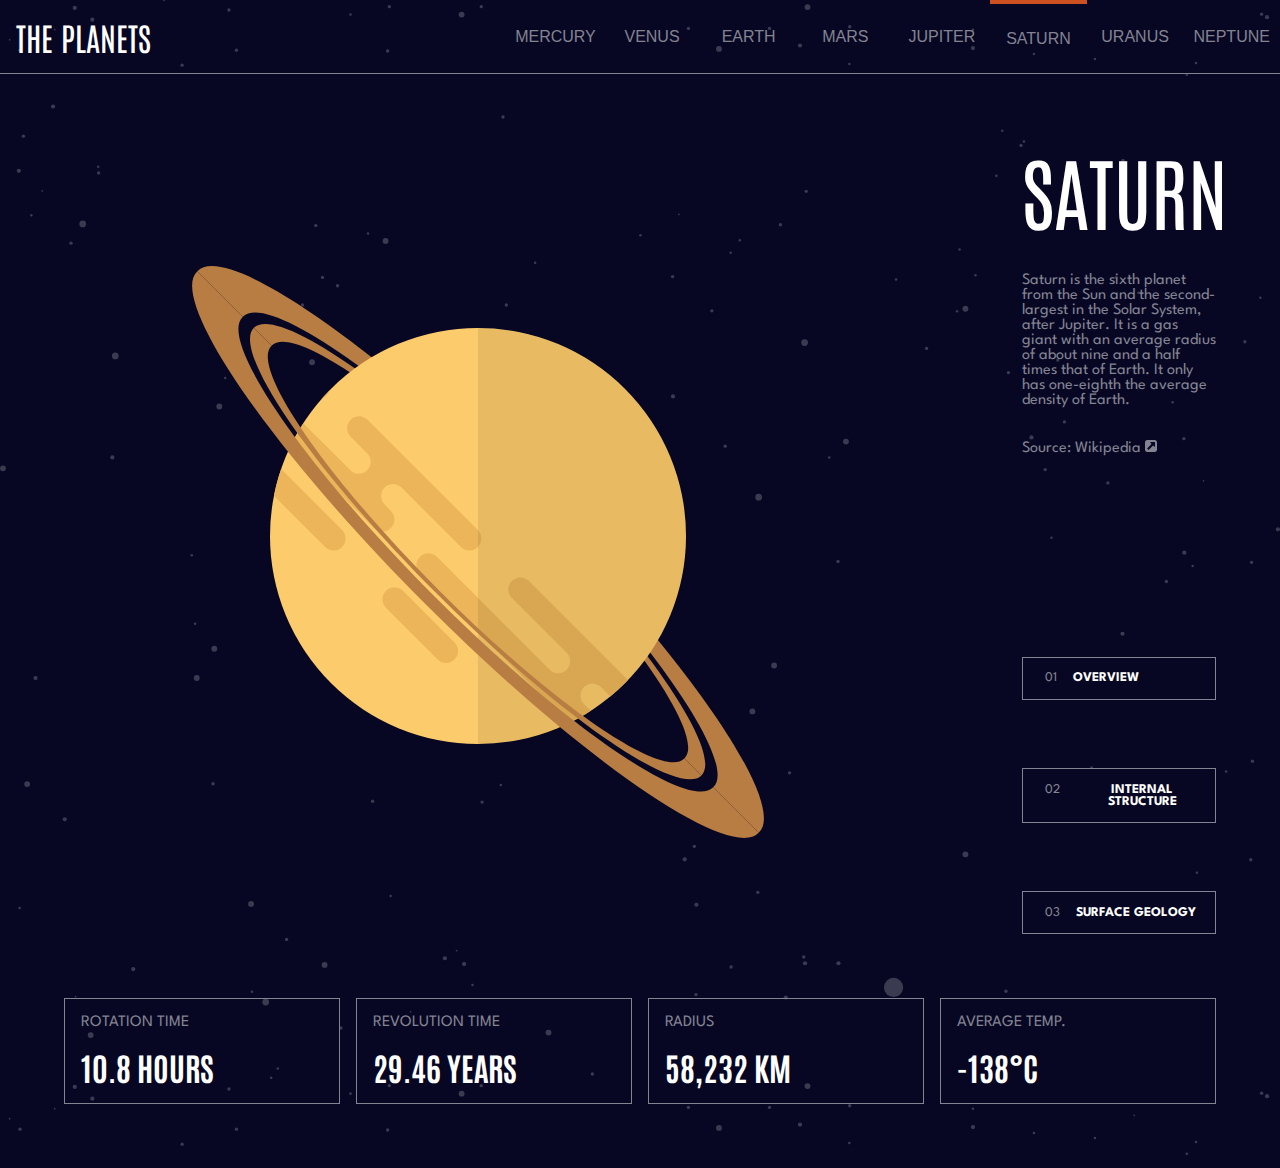
<file: pages/saturn.html>
<!DOCTYPE html>
<html lang="en">
<head>
  <meta charset="UTF-8">
  <meta name="viewport" content="width=device-width, initial-scale=1.0">

  <link rel="icon" type="image/png" sizes="32x32" href="../assets/favicon-32x32.png">
  <link rel="stylesheet" href="../css/saturn.css">
  
  <title>Planets fact site</title>
</head>
<body>
  <header>
    <nav class="navbar">
      <div class="navbar-brand-container">
        <a class="navbar-brand" href="./saturn.html">The Planets</a>
      </div>

      <button class="navbar-toggler">
        <span><img src="../assets/icon-hamburger.svg" alt="" class="navbar-toggler-icon"></span>
      </button>

      <div class="navbar-nav">
        <button class="nav-link nav-mercury" onclick="window.location.href='../index.html'">mercury</button>
        <button class="nav-link nav-venus" onclick="window.location.href='./venus.html'">venus</button> 
        <button class="nav-link nav-earth" onclick="window.location.href='./earth.html'">earth</button> 
        <button class="nav-link nav-mars" onclick="window.location.href='./mars.html'">mars</button> 
        <button class="nav-link nav-jupiter" onclick="window.location.href='./jupiter.html'">jupiter</button> 
        <button class="nav-link nav-saturn" onclick="window.location.href='./saturn.html'">saturn</button> 
        <button class="nav-link nav-uranus" onclick="window.location.href='./uranus.html'">uranus</button> 
        <button class="nav-link nav-neptune" onclick="window.location.href='./neptune.html'">neptune</button> 
      </div>
    </nav>
  </header>
  <main>
    <div class="hamburger-menu">
      <div class="hamburger-menu-item border">
        <div class="item-color-container"><button class="item-color-mercury"></button></div>
        <div class="item-title-container"><a class="item-title" href="../index.html">Mercury</a></div>
        <div class="item-icon-container"><img class="item-icon" src="../assets/icon-chevron.svg" alt=""></div> 
      </div>
      <div class="hamburger-menu-item border">
        <div class="item-color-container"><button class="item-color-venus"></button></div>
        <div class="item-title-container"><a class="item-title" href="./venus.html">Venus</a></div>
        <div class="item-icon-container"><img class="item-icon" src="../assets/icon-chevron.svg" alt=""></div>
      </div>
      <div class="hamburger-menu-item border">
        <div class="item-color-container"><button class="item-color-earth"></button></div>
        <div class="item-title-container"><a class="item-title" href="./earth.html">Earth</a></div>
        <div class="item-icon-container"><img class="item-icon" src="../assets/icon-chevron.svg" alt=""></div>
      </div>
      <div class="hamburger-menu-item border">
        <div class="item-color-container"><button class="item-color-mars"></button></div>
        <div class="item-title-container"><a class="item-title" href="./mars.html">Mars</a></div>
        <div class="item-icon-container"><img class="item-icon" src="../assets/icon-chevron.svg" alt=""></div>
      </div>
      <div class="hamburger-menu-item border">
        <div class="item-color-container"><button class="item-color-jupiter"></button></div>
        <div class="item-title-container"><a class="item-title" href="./jupiter.html">Jupiter</a></div>
        <div class="item-icon-container"><img class="item-icon" src="../assets/icon-chevron.svg" alt=""></div>
      </div>
      <div class="hamburger-menu-item border">
        <div class="item-color-container"><button class="item-color-saturn"></button></div>
        <div class="item-title-container"><a class="item-title" href="./saturn.html">Saturn</a></div>
        <div class="item-icon-container"><img class="item-icon" src="../assets/icon-chevron.svg" alt=""></div>
      </div>
      <div class="hamburger-menu-item border">
        <div class="item-color-container"><button class="item-color-uranus"></button></div>
        <div class="item-title-container"><a class="item-title" href="./uranus.html">Uranus</a></div>
        <div class="item-icon-container"><img class="item-icon" src="../assets/icon-chevron.svg" alt=""></div>
      </div>
      <div class="hamburger-menu-item">
        <div class="item-color-container"><button class="item-color-neptune"></button></div>
        <div class="item-title-container"><a class="item-title" href="./neptune.html">Neptune</a></div>
        <div class="item-icon-container"><img class="item-icon" src="../assets/icon-chevron.svg" alt=""></div>
      </div>
    </div>
    <div class="mobile-main">
      <div class="mobile-menu-section">
        <button class="mobile-menu-section-item mobile-overview">overview</button>
        <button class="mobile-menu-section-item mobile-structure">structure</button>
        <button class="mobile-menu-section-item mobile-surface">surface</button>
      </div>
      <div class="main-section">
        <div class="planet-image-section">
          <img class="planet-image" src="../assets/planet-saturn.svg" alt="image of saturn">
          <img class="planet-internal-image" src="../assets/planet-saturn-internal.svg" alt="internal image of saturn">
          <img class="planet-geology" src="../assets/geology-saturn.png" alt="geology of saturn">
        </div>
        <div class="definition-section">
          <div class="definition">
            <p class="definition-title">Saturn</p>
            <div class="overall-container">
              <div class="overview-container">
                <p class="the-overview define">Saturn is the sixth planet from the Sun and the second-largest in the Solar System, after Jupiter. It is a gas giant with an average radius of about nine and a half times that of Earth. It only has one-eighth the average density of Earth.</p>
                <div class="define">
                  <p class="the-overview define">Source: <a class="source-link" href="https://en.wikipedia.org/wiki/Saturn" target="_blank">Wikipedia </a><span><img src="../assets/icon-source.svg" alt=""></span></p>
                </div>
              </div>
              <div class="structure-container">
                <p class="internal-structure define">Despite consisting mostly of hydrogen and helium, most of Saturn's mass is not in the gas phase, because hydrogen becomes a non-ideal liquid when the density is above 0.01 g/cm3, which is reached at a radius containing 99.9% of Saturn's mass.</p>
                <p class="internal-structure define">Source: <a class="source-link" href="https://en.wikipedia.org/wiki/Saturn#Internal_structure" target="_blank">Wikipedia </a><span><img src="../assets/icon-source.svg" alt=""></span></p>
              </div>
              <div class="geology-container">
                <p class="surface-geology define">The outer atmosphere of Saturn contains 96.3% molecular hydrogen and 3.25% helium by volume. The planet's most famous feature is its prominent ring system, which is composed mostly of ice particles with a smaller amount of rocky debris and dust.</p>
                <p class="surface-geology define">Source: <a class="source-link" href="https://en.wikipedia.org/wiki/Saturn#Atmosphere" target="_blank">Wikipedia </a><span><img src="../assets/icon-source.svg" alt=""></span></p>
              </div>
            </div>
          </div>
          <div class="menu">
            <button class="menu-item overview">
              <p class="menu-item-number">01</p>
              <p class="menu-item-title">overview</p>
            </button>
            <button class="menu-item structure">
              <p class="menu-item-number">02</p>
              <p class="menu-item-title">internal structure</p>
            </button>
            <button class="menu-item geology">
              <p class="menu-item-number">03</p>
              <p class="menu-item-title">surface geology</p>
            </button>
          </div>
        </div>
        <div class="spec-section">
          <div class="spec-item">
            <p class="spec-title">Rotation time</p>
            <p class="spec-value">10.8 Hours</p>
          </div>
          <div class="spec-item">
            <p class="spec-title">Revolution time</p>
            <p class="spec-value">29.46 Years</p>
          </div>
          <div class="spec-item">
            <p class="spec-title">Radius</p>
            <p class="spec-value">58,232 KM</p>
          </div>
          <div class="spec-item">
            <p class="spec-title">Average temp.</p>
            <p class="spec-value">-138°c</p>
          </div>
        </div>
      </div>
    </div>
  </main>
  <script src="../js/index.js"></script>
</body>
</html>
</file>
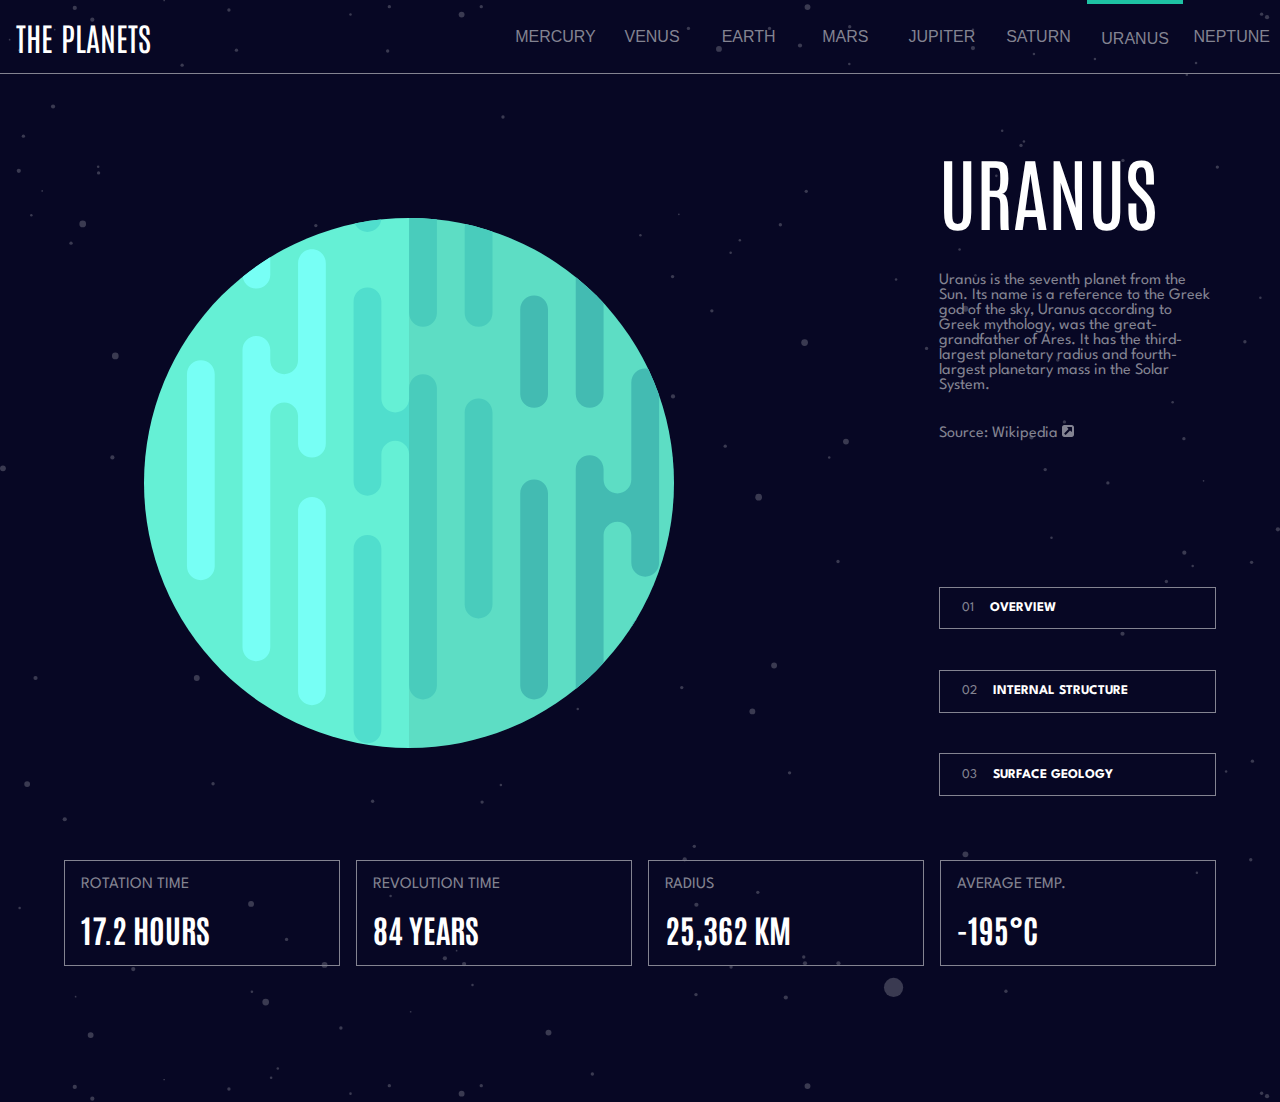
<file: pages/uranus.html>
<!DOCTYPE html>
<html lang="en">
<head>
  <meta charset="UTF-8">
  <meta name="viewport" content="width=device-width, initial-scale=1.0">

  <link rel="icon" type="image/png" sizes="32x32" href="../assets/favicon-32x32.png">
  <link rel="stylesheet" href="../css/uranus.css">
  
  <title>Planets fact site</title>
</head>
<body>
  <header>
    <nav class="navbar">
      <div class="navbar-brand-container">
        <a class="navbar-brand" href="./uranus.html">The Planets</a>
      </div>

      <button class="navbar-toggler">
        <span><img src="../assets/icon-hamburger.svg" alt="" class="navbar-toggler-icon"></span>
      </button>

      <div class="navbar-nav">
        <button class="nav-link nav-mercury" onclick="window.location.href='../index.html'">mercury</button>
        <button class="nav-link nav-venus" onclick="window.location.href='./venus.html'">venus</button> 
        <button class="nav-link nav-earth" onclick="window.location.href='./earth.html'">earth</button> 
        <button class="nav-link nav-mars" onclick="window.location.href='./mars.html'">mars</button> 
        <button class="nav-link nav-jupiter" onclick="window.location.href='./jupiter.html'">jupiter</button> 
        <button class="nav-link nav-saturn" onclick="window.location.href='./saturn.html'">saturn</button> 
        <button class="nav-link nav-uranus" onclick="window.location.href='./uranus.html'">uranus</button> 
        <button class="nav-link nav-neptune" onclick="window.location.href='./neptune.html'">neptune</button> 
      </div>
    </nav>
  </header>
  <main>
    <div class="hamburger-menu">
      <div class="hamburger-menu-item border">
        <div class="item-color-container"><button class="item-color-mercury"></button></div>
        <div class="item-title-container"><a class="item-title" href="../index.html">Mercury</a></div>
        <div class="item-icon-container"><img class="item-icon" src="../assets/icon-chevron.svg" alt=""></div> 
      </div>
      <div class="hamburger-menu-item border">
        <div class="item-color-container"><button class="item-color-venus"></button></div>
        <div class="item-title-container"><a class="item-title" href="./venus.html">Venus</a></div>
        <div class="item-icon-container"><img class="item-icon" src="../assets/icon-chevron.svg" alt=""></div>
      </div>
      <div class="hamburger-menu-item border">
        <div class="item-color-container"><button class="item-color-earth"></button></div>
        <div class="item-title-container"><a class="item-title" href="./earth.html">Earth</a></div>
        <div class="item-icon-container"><img class="item-icon" src="../assets/icon-chevron.svg" alt=""></div>
      </div>
      <div class="hamburger-menu-item border">
        <div class="item-color-container"><button class="item-color-mars"></button></div>
        <div class="item-title-container"><a class="item-title" href="./mars.html">Mars</a></div>
        <div class="item-icon-container"><img class="item-icon" src="../assets/icon-chevron.svg" alt=""></div>
      </div>
      <div class="hamburger-menu-item border">
        <div class="item-color-container"><button class="item-color-jupiter"></button></div>
        <div class="item-title-container"><a class="item-title" href="./jupiter.html">Jupiter</a></div>
        <div class="item-icon-container"><img class="item-icon" src="../assets/icon-chevron.svg" alt=""></div>
      </div>
      <div class="hamburger-menu-item border">
        <div class="item-color-container"><button class="item-color-saturn"></button></div>
        <div class="item-title-container"><a class="item-title" href="./saturn.html">Saturn</a></div>
        <div class="item-icon-container"><img class="item-icon" src="../assets/icon-chevron.svg" alt=""></div>
      </div>
      <div class="hamburger-menu-item border">
        <div class="item-color-container"><button class="item-color-uranus"></button></div>
        <div class="item-title-container"><a class="item-title" href="./uranus.html">Uranus</a></div>
        <div class="item-icon-container"><img class="item-icon" src="../assets/icon-chevron.svg" alt=""></div>
      </div>
      <div class="hamburger-menu-item">
        <div class="item-color-container"><button class="item-color-neptune"></button></div>
        <div class="item-title-container"><a class="item-title" href="./neptune.html">Neptune</a></div>
        <div class="item-icon-container"><img class="item-icon" src="../assets/icon-chevron.svg" alt=""></div>
      </div>
    </div>
    <div class="mobile-main">
      <div class="mobile-menu-section">
        <button class="mobile-menu-section-item mobile-overview">overview</button>
        <button class="mobile-menu-section-item mobile-structure">structure</button>
        <button class="mobile-menu-section-item mobile-surface">surface</button>
      </div>
      <div class="main-section">
        <div class="planet-image-section">
          <img class="planet-image" src="../assets/planet-uranus.svg" alt="image of uranus">
          <img class="planet-internal-image" src="../assets/planet-uranus-internal.svg" alt="internal image of uranus">
          <img class="planet-geology" src="../assets/geology-uranus.png" alt="geology of uranus">
        </div>
        <div class="definition-section">
          <div class="definition">
            <p class="definition-title">Uranus</p>
            <div class="overall-container">
              <div class="overview-container">
                <p class="the-overview define">Uranus is the seventh planet from the Sun. Its name is a reference to the Greek god of the sky, Uranus according to Greek mythology, was the great-grandfather of Ares. It has the third-largest planetary radius and fourth-largest planetary mass in the Solar System.</p>
                <div class="define">
                  <p class="the-overview define">Source: <a class="source-link" href="https://en.wikipedia.org/wiki/Uranus" target="_blank">Wikipedia </a><span><img src="../assets/icon-source.svg" alt=""></span></p>
                </div>
              </div>
              <div class="structure-container">
                <p class="internal-structure define">The standard model of Uranus's structure is that it consists of three layers: a rocky (silicate/iron–nickel) core in the centre, an icy mantle in the middle and an outer gaseous hydrogen/helium envelope. The core is relatively small, with a mass of only 0.55 Earth masses.</p>
                <p class="internal-structure define">Source: <a class="source-link" href="https://en.wikipedia.org/wiki/Uranus#Internal_structure" target="_blank">Wikipedia </a><span><img src="../assets/icon-source.svg" alt=""></span></p>
              </div>
              <div class="geology-container">
                <p class="surface-geology define">The composition of Uranus's atmosphere is different from its bulk, consisting mainly of molecular hydrogen and helium. The helium molar fraction, i.e. the number of helium atoms per molecule of gas, is 0.15±0.03 in the upper troposphere.</p>
                <p class="surface-geology define">Source: <a class="source-link" href="https://en.wikipedia.org/wiki/Uranus#Atmosphere" target="_blank">Wikipedia </a><span><img src="../assets/icon-source.svg" alt=""></span></p>
              </div>
            </div>
          </div>
          <div class="menu">
            <button class="menu-item overview">
              <p class="menu-item-number">01</p>
              <p class="menu-item-title">overview</p>
            </button>
            <button class="menu-item structure">
              <p class="menu-item-number">02</p>
              <p class="menu-item-title">internal structure</p>
            </button>
            <button class="menu-item geology">
              <p class="menu-item-number">03</p>
              <p class="menu-item-title">surface geology</p>
            </button>
          </div>
        </div>
        <div class="spec-section">
          <div class="spec-item">
            <p class="spec-title">Rotation time</p>
            <p class="spec-value">17.2 Hours</p>
          </div>
          <div class="spec-item">
            <p class="spec-title">Revolution time</p>
            <p class="spec-value">84 Years</p>
          </div>
          <div class="spec-item">
            <p class="spec-title">Radius</p>
            <p class="spec-value">25,362 KM</p>
          </div>
          <div class="spec-item">
            <p class="spec-title">Average temp.</p>
            <p class="spec-value">-195°c</p>
          </div>
        </div>
      </div>
    </div>
  </main>
  <script src="../js/index.js"></script>
</body>
</html>
</file>
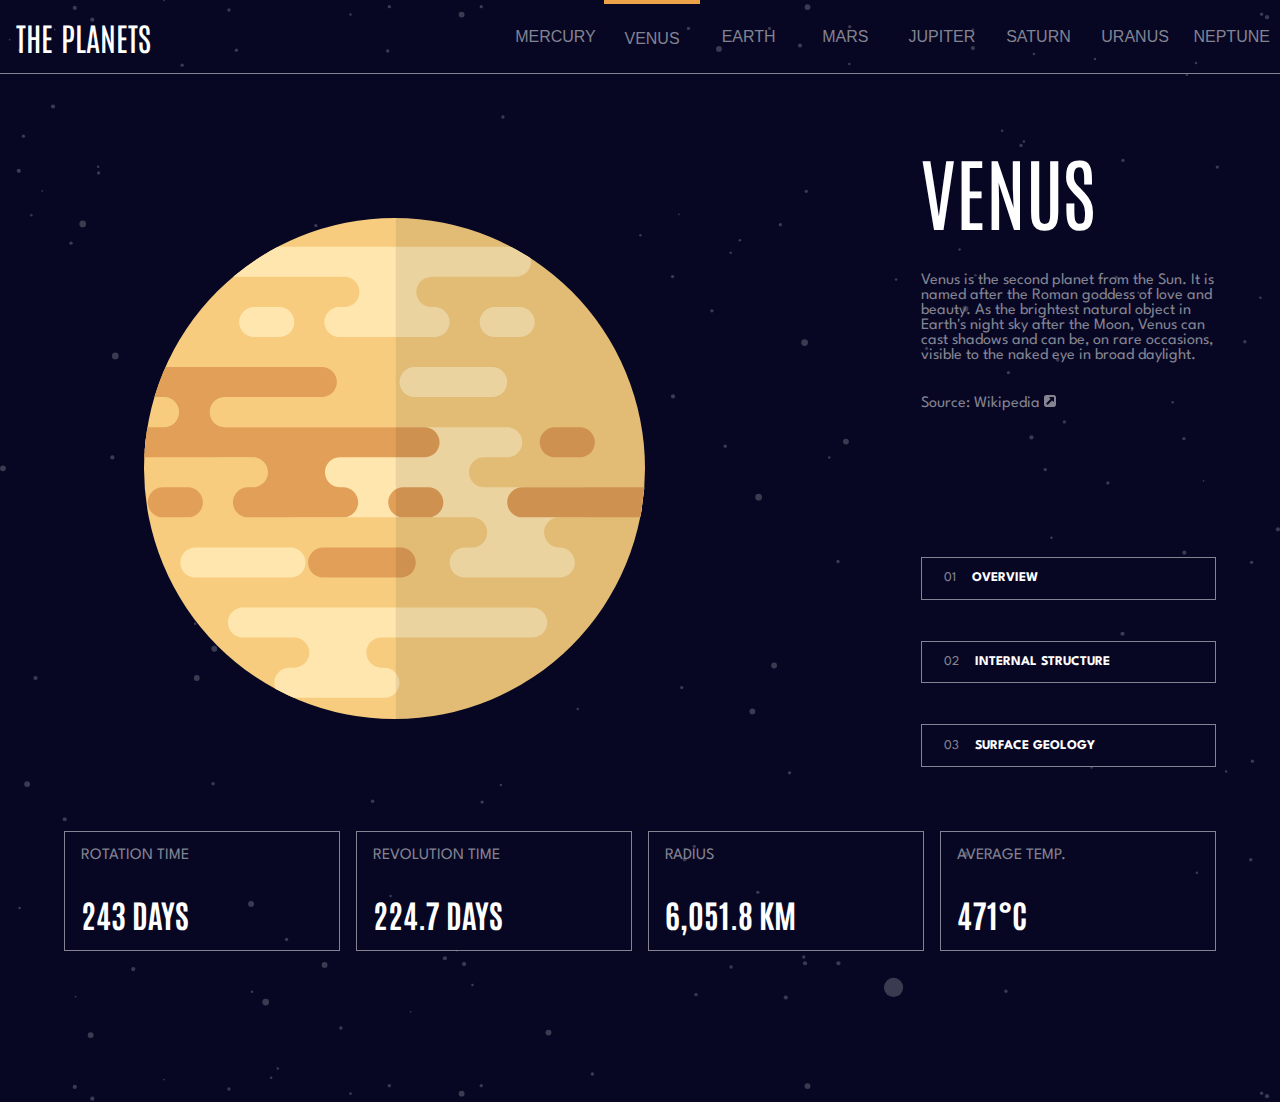
<file: pages/venus.html>
<!DOCTYPE html>
<html lang="en">
<head>
  <meta charset="UTF-8">
  <meta name="viewport" content="width=device-width, initial-scale=1.0">

  <link rel="icon" type="image/png" sizes="32x32" href="../assets/favicon-32x32.png">
  <link rel="stylesheet" href="../css/venus.css">
  
  <title>Planets fact site</title>
</head>
<body>
  <header>
    <nav class="navbar">
      <div class="navbar-brand-container">
        <a class="navbar-brand" href="./venus.html">The Planets</a>
      </div>

      <button class="navbar-toggler">
        <span><img src="../assets/icon-hamburger.svg" alt="" class="navbar-toggler-icon"></span>
      </button>

      <div class="navbar-nav">
        <button class="nav-link nav-mercury" onclick="window.location.href='../index.html'">mercury</button>
        <button class="nav-link nav-venus" onclick="window.location.href='./venus.html'">venus</button> 
        <button class="nav-link nav-earth" onclick="window.location.href='./earth.html'">earth</button> 
        <button class="nav-link nav-mars" onclick="window.location.href='./mars.html'">mars</button> 
        <button class="nav-link nav-jupiter" onclick="window.location.href='./jupiter.html'">jupiter</button> 
        <button class="nav-link nav-saturn" onclick="window.location.href='./saturn.html'">saturn</button> 
        <button class="nav-link nav-uranus" onclick="window.location.href='./uranus.html'">uranus</button> 
        <button class="nav-link nav-neptune" onclick="window.location.href='./neptune.html'">neptune</button> 
      </div>
    </nav>
  </header>
  <main>
    <div class="hamburger-menu">
      <div class="hamburger-menu-item border">
        <div class="item-color-container"><button class="item-color-mercury"></button></div>
        <div class="item-title-container"><a class="item-title" href="../index.html">Mercury</a></div>
        <div class="item-icon-container"><img class="item-icon" src="../assets/icon-chevron.svg" alt=""></div> 
      </div>
      <div class="hamburger-menu-item border">
        <div class="item-color-container"><button class="item-color-venus"></button></div>
        <div class="item-title-container"><a class="item-title" href="./venus.html">Venus</a></div>
        <div class="item-icon-container"><img class="item-icon" src="../assets/icon-chevron.svg" alt=""></div>
      </div>
      <div class="hamburger-menu-item border">
        <div class="item-color-container"><button class="item-color-earth"></button></div>
        <div class="item-title-container"><a class="item-title" href="./earth.html">Earth</a></div>
        <div class="item-icon-container"><img class="item-icon" src="../assets/icon-chevron.svg" alt=""></div>
      </div>
      <div class="hamburger-menu-item border">
        <div class="item-color-container"><button class="item-color-mars"></button></div>
        <div class="item-title-container"><a class="item-title" href="./mars.html">Mars</a></div>
        <div class="item-icon-container"><img class="item-icon" src="../assets/icon-chevron.svg" alt=""></div>
      </div>
      <div class="hamburger-menu-item border">
        <div class="item-color-container"><button class="item-color-jupiter"></button></div>
        <div class="item-title-container"><a class="item-title" href="./jupiter.html">Jupiter</a></div>
        <div class="item-icon-container"><img class="item-icon" src="../assets/icon-chevron.svg" alt=""></div>
      </div>
      <div class="hamburger-menu-item border">
        <div class="item-color-container"><button class="item-color-saturn"></button></div>
        <div class="item-title-container"><a class="item-title" href="./saturn.html">Saturn</a></div>
        <div class="item-icon-container"><img class="item-icon" src="../assets/icon-chevron.svg" alt=""></div>
      </div>
      <div class="hamburger-menu-item border">
        <div class="item-color-container"><button class="item-color-uranus"></button></div>
        <div class="item-title-container"><a class="item-title" href="./uranus.html">Uranus</a></div>
        <div class="item-icon-container"><img class="item-icon" src="../assets/icon-chevron.svg" alt=""></div>
      </div>
      <div class="hamburger-menu-item">
        <div class="item-color-container"><button class="item-color-neptune"></button></div>
        <div class="item-title-container"><a class="item-title" href="./neptune.html">Neptune</a></div>
        <div class="item-icon-container"><img class="item-icon" src="../assets/icon-chevron.svg" alt=""></div>
      </div>
    </div>
    <div class="mobile-main">
      <div class="mobile-menu-section">
        <button class="mobile-menu-section-item mobile-overview">overview</button>
        <button class="mobile-menu-section-item mobile-structure">structure</button>
        <button class="mobile-menu-section-item mobile-surface">surface</button>
      </div>
      <div class="main-section">
        <div class="planet-image-section">
          <img class="planet-image" src="../assets/planet-venus.svg" alt="image of venus">
          <img class="planet-internal-image" src="../assets/planet-venus-internal.svg" alt="internal image of venus">
          <img class="planet-geology" src="../assets/geology-venus.png" alt="geology of venus">
        </div>
        <div class="definition-section">
          <div class="definition">
            <p class="definition-title">Venus</p>
            <div class="overall-container">
              <div class="overview-container">
                <p class="the-overview define">Venus is the second planet from the Sun. It is named after the Roman goddess of love and beauty. As the brightest natural object in Earth's night sky after the Moon, Venus can cast shadows and can be, on rare occasions, visible to the naked eye in broad daylight.</p>
                <div class="define">
                  <p class="the-overview define">Source: <a class="source-link" href="https://en.wikipedia.org/wiki/Venus" target="_blank">Wikipedia </a><span><img src="../assets/icon-source.svg" alt=""></span></p>
                </div>
              </div>
              <div class="structure-container">
                <p class="internal-structure define">The similarity in size and density between Venus and Earth suggests they share a similar internal structure: a core, mantle, and crust. Like that of Earth, Venusian core is most likely at least partially liquid because the two planets have been cooling at about the same rate.</p>
                <p class="internal-structure define">Source: <a class="source-link" href="https://en.wikipedia.org/wiki/Venus#Internal_structure" target="_blank">Wikipedia </a><span><img src="../assets/icon-source.svg" alt=""></span></p>
              </div>
              <div class="geology-container">
                <p class="surface-geology define">Much of the Venusian surface appears to have been shaped by volcanic activity. Venus has several times as many volcanoes as Earth, and it has 167 large volcanoes that are over 100 km (60 mi) across. The only volcanic complex of this size on Earth is the Big Island of Hawaii.</p>
                <p class="surface-geology define">Source: <a class="source-link" href="https://en.wikipedia.org/wiki/Venus#Surface_geology" target="_blank">Wikipedia </a><span><img src="../assets/icon-source.svg" alt=""></span></p>
              </div>
            </div>
          </div>
          <div class="menu">
            <button class="menu-item overview">
              <p class="menu-item-number">01</p>
              <p class="menu-item-title">overview</p>
            </button>
            <button class="menu-item structure">
              <p class="menu-item-number">02</p>
              <p class="menu-item-title">internal structure</p>
            </button>
            <button class="menu-item geology">
              <p class="menu-item-number">03</p>
              <p class="menu-item-title">surface geology</p>
            </button>
          </div>
        </div>
        <div class="spec-section">
          <div class="spec-item">
            <p class="spec-title">Rotation time</p>
            <p class="spec-value">243 Days</p>
          </div>
          <div class="spec-item">
            <p class="spec-title">Revolution time</p>
            <p class="spec-value">224.7 Days</p>
          </div>
          <div class="spec-item">
            <p class="spec-title">Radius</p>
            <p class="spec-value">6,051.8 KM</p>
          </div>
          <div class="spec-item">
            <p class="spec-title">Average temp.</p>
            <p class="spec-value">471°c</p>
          </div>
        </div>
      </div>
    </div>
  </main>
  <script src="../js/index.js"></script>
</body>
</html>
</file>
<file: css/index.css>
@import url('https://fonts.googleapis.com/css2?family=Antonio:wght@500&display=swap');
@import url('https://fonts.googleapis.com/css2?family=League+Spartan:wght@400;700&display=swap');

:root {
    /* Main Colors */
    --main-background-color: #070724;
    --hover-color: #38384F;
    --fully-opaque: rgba(7,7,36,0);

    /* Font and Font Size */
    --header-font: 'Antonio', sans-serif;
    --body-font: 'League Spartan', sans-serif;

    /* Font Colors */
    --main-font-color: #FFFFFF;
    --sub-font-color: #838391;

    /* Planet Theme Colors */
    --mercury-color: #419EBB;
    --venus-color: #EDA249;
    --earth-color: #6F2ED6;
    --mars-color: #D14C32;
    --jupiter-color: #D83A34;
    --saturn-color: #CD5120;
    --uranus-color: #1EC2A4;
    --neptune-color: #2D68F0;

}

html, body {
    margin: 0 auto;
    box-sizing: border-box;
    max-width: 100vw;
    max-height: 100vh;
    background: url('../assets/background-stars.svg'), var(--main-background-color) no-repeat center center fixed;
    background-size: cover;
    font-family: var(--body-font);
}

a {
    text-decoration: none;
}

/* Assigning Colors To Hamburger Menu Items */
.item-color-mercury {
    background-color: var(--mercury-color);
}

.item-color-venus {
    background-color: var(--venus-color);
}

.item-color-earth {
    background-color: var(--earth-color);
}

.item-color-mars {
    background-color: var(--mars-color);
}

.item-color-jupiter {
    background-color: var(--jupiter-color);
}

.item-color-saturn {
    background-color: var(--saturn-color);
}

.item-color-uranus {
    background-color: var(--uranus-color);
}

.item-color-neptune {
    background-color: var(--neptune-color);
}

h1, h2 {
    font-family: var(--header-font);
}

/* Assigning Fonts */
.navbar-brand {
    font-family: var(--header-font);
}

.definition-title {
    font-family: var(--header-font);
}

.spec-value {
    font-family: var(--header-font);
}


/* Styling Navbar Content */
.navbar {
    text-transform: uppercase;
    border-bottom: 1px solid var(--sub-font-color);
}

.navbar-brand-container {
    display: flex;
    justify-content: center;
    padding: 1em;
    margin: auto;
}

.navbar-brand {
    color: var(--main-font-color);
}

.navbar-nav {
    display: flex;
    text-align: center;
}

.navbar-toggler {
    display: none;
}

.hamburger-menu {
    display: none;
}

.mobile-menu-section {
    display: none;
}

/* Styling Main Section */
main{
    width: auto;
    min-height: 100vh;
}

.main-section {
    width: auto;
    min-height: 100vh;
}

.planet-internal-image {
    display: none;
}

.planet-geology {
    display: none;
}

.definition-title {
    color: var(--main-font-color);
    margin: 0;
    text-transform: uppercase;
}

.define {
    color: var(--sub-font-color);
    margin-top: 2rem;
}

.source-link {
    color: var(--sub-font-color);
}

.structure-container, .geology-container {
    display: none;
} 

.menu-item {
    background-color: var(--main-background-color);
    border: 1px solid var(--sub-font-color);
    cursor: pointer;
    transition: all 0.15s;
}

.menu-item:hover {
    border: none;
    background-color: var(--hover-color);
}

.menu-item:focus {
    border: none;
    background-color: var(--mercury-color);
}

.spec-section {
    margin-top: 2em;
    height: 50%;
}

.spec-item {
    border: 1px solid var(--sub-font-color);
    text-transform: uppercase;
    padding: 1em;
}

.spec-title {
    color: var(--sub-font-color);
    margin: 0;
}

.spec-value {
    color: var(--main-font-color);
    font-weight: bold;    
}

/* Extra small devices (phones, 599px and down) */
@media only screen and (max-width: 599px) {
    .navbar {
        display: grid;
        grid-template-columns: repeat(2, 1fr);
        padding: 1em;
    }

    .navbar-toggler {
        display: flex;
        align-items: center;
        margin-left: auto;
        border: none;
        background-color: transparent;
    }

    .navbar-brand {        
        font-size: 1.5em;
    }
   
    .navbar-nav {
        display: none;
    }

    /* Styling Hamburger Menu Items */
    .hamburger-menu {
        display: grid;
        grid-template-columns: repeat(8, 1fr);
        text-transform: uppercase;
        padding: 2em;
        background-color: var(--main-background-color);
    }

    .hamburger-menu-item {
        grid-column: span 8;
        max-width: 100vw;
        display: flex;
        justify-content: space-between;
        margin-top: 0.5em;
        padding: 0.5em 0;
    }

    .border {
        border-bottom: 1px solid var(--sub-font-color);
    }

    .item-color-mercury, .item-color-venus, .item-color-earth, .item-color-mars, .item-color-jupiter, .item-color-saturn, .item-color-uranus, .item-color-neptune {
        border: none;
        height: 1.5rem;
        width: 1.5rem;
        border-radius: 50%;
    }

    .item-color-container {
        margin-right: 0.5rem;
    }

    .item-title-container {
        margin-right: auto;
        padding: 0.5rem;
        margin-bottom: 0.5rem;
    }

    .item-icon-container {
        padding: 0.5rem;
    }

    .item-title {
        color: var(--main-font-color);
        font-size: 1.2rem;
    }

    /* Styling Toggler */
    .hamburger-menu {
        display: none;
    }

    /* Styling Mobile Menu Section */
    .mobile-menu-section {
        display: flex;
        justify-content: space-between;
        text-transform: uppercase;
        border-bottom: 1px solid var(--sub-font-color);
    }

    .mobile-menu-section-item {
        background-color: var(--main-background-color);
        color: var(--sub-font-color);
        text-transform: uppercase;
        font-family: var(--body-font);
        border: none;
        padding: 1em 2em;
    }

    .mobile-menu-section-item:focus {
        border-bottom: 4px solid var(--mercury-color);
    }

    /* Styling Main Section */
    .main-section {
        display: flex;
        flex-direction: column;
        padding: 1em;
    }

    .planet-image-section {
        display: flex;
        justify-content: center;
    }
    
    .planet-image, .planet-internal-image {
        width: 200px;
        height: 200px;
    }

    .planet-geology {
        position: absolute;
        bottom: 480px;
        left: 170px;
        height: 10%;
    }

    .definition-section {
        text-align: center;
        margin-top: 5em;
    }

    .definition-title {    
        font-size: 2em;
    }

    .menu {
        display: none;
    }

    .spec-section {
        display: flex;
        flex-direction: column;
        grid-gap: 0.5em;
    }

    .spec-item {
        display: flex;
        justify-content: space-between;
        align-items: baseline;
    }

    .spec-value {
        font-size: 1.5em;
        margin: 0;
    }
}

/* Small devices (portrait tablets and large phones, 600px and up) */
@media only screen and (min-width: 600px) {
    .navbar {
        display: grid;
        grid-template-columns: repeat(2, 1fr);
    }
    .navbar-brand-container {
        grid-column: span 2;
        margin: 0;
    }
    .navbar-brand {        
        font-size: 2em;
    }

    .navbar-nav {
        grid-column: span 2;
        margin: 0;
        display: grid;
        grid-template-columns: repeat(8, 1fr);
    }

    .nav-link {
        color: var(--sub-font-color);
        background-color: var(--fully-opaque);
        border: none;
        text-transform: uppercase;
        font-size: 1em;
        padding: 0.5rem;
    }

    .nav-mercury {
        border-bottom: 4px solid var(--mercury-color);
    }
    
    /* Styling Main Section */
    .main-section {
        display: flex;
        flex-direction: column;
        padding: 1.5em;
    }

    .planet-geology {
        position: absolute;
        bottom: 350px;
        left: 340px;
        height: 15%;
    }

    .planet-image-section {
        display: flex;
        justify-content: center;
        padding: 10em;
    }

    .definition-section {
        display: grid;
        grid-template-columns: repeat(2, 1fr);
        grid-gap: 1em;
    }

    .definition-title {        
        font-size: 3em;
    }

    .menu {    
        display: flex;
        flex-direction: column;  
        justify-content: space-between;  
        padding: 2em 0;
    }

    .menu-item {
        text-transform: uppercase;
        display: flex;
        font-family: var(--body-font);
    }

    .menu-item-number {
        color: var(--sub-font-color);
        margin-left: 1rem;
    }
    .menu-item-title {
        color: var(--main-font-color);
        margin-left: 1rem;
        font-weight: bold;
    }

    .spec-section {
        grid-column: span 2;
        display: grid;
        grid-template-columns: repeat(4, 1fr);
        grid-gap: 1em;
    }

    .spec-title {
        font-size: 0.8em;
    }

    .spec-value {
        font-size: 1.2em;
        margin: 0;
        padding-top: 0.5em;
    }
}

/* Large devices (laptops/desktops, 992px and up) */
@media only screen and (min-width: 992px) {
    .navbar {
        display: flex;
    }
    .navbar-nav {
        margin-left: auto;
        display: grid;
        grid-template-columns: repeat(8, 1fr);
    }    

    .nav-link {
        color: var(--sub-font-color);
        background-color: var(--fully-opaque);
        border: none;
        text-transform: uppercase;
        font-size: 1em;
        padding: 0.5rem;
    }

    .nav-mercury {
        border-top: 4px solid var(--mercury-color);
        border-bottom: none;
    }

    /* Styling Main Section */
    .main-section {
        display: grid;
        grid-template-columns: repeat(2, 1fr);
        padding: 4em;
    }

    .planet-image-section {
        display: flex;
        justify-content: center;
        position: relative;
    }

    .planet-geology {
        position: absolute;
        bottom: 100px;
        left: 300px;
        height: 20%;
    }

    .definition-section {
        display: grid;
        grid-template-columns: repeat(2, 1fr);
        width: 60%;
        margin-left: auto;
    }

    .definition {
        grid-column: span 2;
    }

    .definition-title {        
        font-size: 5em;
    }

    .menu {
        grid-column: span 2;
    }

    .overview {
        grid-column: span 3;
    }

    .structure {
        grid-column: span 3;
    }

    .geology {
        grid-column: span 3;
    }

    .menu-item {
        display: flex;
    }

    .spec-section {
        grid-column: span 2;
    }

    .spec-item {        
        display: flex;
        flex-direction: column;
    }

    .spec-title {
        font-size: 1em;
    }

    .spec-value {
        font-size: 2em;
        margin-top: auto;
    }
    
}
</file>
<file: css/earth.css>
@import url('https://fonts.googleapis.com/css2?family=Antonio:wght@500&display=swap');
@import url('https://fonts.googleapis.com/css2?family=League+Spartan:wght@400;700&display=swap');

:root {
    /* Main Colors */
    --main-background-color: #070724;
    --hover-color: #38384F;
    --fully-opaque: rgba(7,7,36,0);

    /* Font and Font Size */
    --header-font: 'Antonio', sans-serif;
    --body-font: 'League Spartan', sans-serif;

    /* Font Colors */
    --main-font-color: #FFFFFF;
    --sub-font-color: #838391;

    /* Planet Theme Colors */
    --mercury-color: #419EBB;
    --venus-color: #EDA249;
    --earth-color: #6F2ED6;
    --mars-color: #D14C32;
    --jupiter-color: #D83A34;
    --saturn-color: #CD5120;
    --uranus-color: #1EC2A4;
    --neptune-color: #2D68F0;

}

html, body {
    margin: 0 auto;
    box-sizing: border-box;
    max-width: 100vw;
    max-height: 100vh;
    background: url('../assets/background-stars.svg'), var(--main-background-color) no-repeat center center fixed;
    background-size: cover;
    font-family: var(--body-font);
}

a {
    text-decoration: none;
}

/* Assigning Colors To Hamburger Menu Items */
.item-color-mercury {
    background-color: var(--mercury-color);
}

.item-color-venus {
    background-color: var(--venus-color);
}

.item-color-earth {
    background-color: var(--earth-color);
}

.item-color-mars {
    background-color: var(--mars-color);
}

.item-color-jupiter {
    background-color: var(--jupiter-color);
}

.item-color-saturn {
    background-color: var(--saturn-color);
}

.item-color-uranus {
    background-color: var(--uranus-color);
}

.item-color-neptune {
    background-color: var(--neptune-color);
}

h1, h2 {
    font-family: var(--header-font);
}

/* Assigning Fonts */
.navbar-brand {
    font-family: var(--header-font);
}

.definition-title {
    font-family: var(--header-font);
}

.spec-value {
    font-family: var(--header-font);
}


/* Styling Navbar Content */
.navbar {
    text-transform: uppercase;
    border-bottom: 1px solid var(--sub-font-color);
}

.navbar-brand-container {
    display: flex;
    justify-content: center;
    padding: 1em;
    margin: auto;
}

.navbar-brand {
    color: var(--main-font-color);
}

.navbar-nav {
    display: flex;
    text-align: center;
}

.navbar-toggler {
    display: none;
}

.hamburger-menu {
    display: none;
}

.mobile-menu-section {
    display: none;
}

/* Styling Main Section */
main{
    width: auto;
    min-height: 100vh;
}

.main-section {
    width: auto;
    min-height: 100vh;
}

.planet-internal-image {
    display: none;
}

.planet-geology {
    display: none;
}

.definition-title {
    color: var(--main-font-color);
    margin: 0;
    text-transform: uppercase;
}

.define {
    color: var(--sub-font-color);
    margin-top: 2rem;
}

.source-link {
    color: var(--sub-font-color);
}

.structure-container, .geology-container {
    display: none;
} 

.menu-item {
    background-color: var(--main-background-color);
    border: 1px solid var(--sub-font-color);
    cursor: pointer;
    transition: all 0.15s;
}

.menu-item:hover {
    border: none;
    background-color: var(--hover-color);
}

.menu-item:focus {
    border: none;
    background-color: var(--earth-color);
}

.spec-section {
    margin-top: 2em;
    height: 50%;
}

.spec-item {
    border: 1px solid var(--sub-font-color);
    text-transform: uppercase;
    padding: 1em;
}

.spec-title {
    color: var(--sub-font-color);
    margin: 0;
}

.spec-value {
    color: var(--main-font-color);
    font-weight: bold;    
}

/* Extra small devices (phones, 599px and down) */
@media only screen and (max-width: 599px) {
    .navbar {
        display: grid;
        grid-template-columns: repeat(2, 1fr);
        padding: 1em;
    }

    .navbar-toggler {
        display: flex;
        align-items: center;
        margin-left: auto;
        border: none;
        background-color: transparent;
    }

    .navbar-brand {        
        font-size: 1.5em;
    }
   
    .navbar-nav {
        display: none;
    }

    /* Styling Hamburger Menu Items */
    .hamburger-menu {
        display: grid;
        grid-template-columns: repeat(8, 1fr);
        text-transform: uppercase;
        padding: 2em;
        background-color: var(--main-background-color);
    }

    .hamburger-menu-item {
        grid-column: span 8;
        max-width: 100vw;
        display: flex;
        justify-content: space-between;
        margin-top: 0.5em;
        padding: 0.5em 0;
    }

    .border {
        border-bottom: 1px solid var(--sub-font-color);
    }

    .item-color-mercury, .item-color-venus, .item-color-earth, .item-color-mars, .item-color-jupiter, .item-color-saturn, .item-color-uranus, .item-color-neptune {
        border: none;
        height: 1.5rem;
        width: 1.5rem;
        border-radius: 50%;
    }

    .item-color-container {
        margin-right: 0.5rem;
    }

    .item-title-container {
        margin-right: auto;
        padding: 0.5rem;
        margin-bottom: 0.5rem;
    }

    .item-icon-container {
        padding: 0.5rem;
    }

    .item-title {
        color: var(--main-font-color);
        font-size: 1.2rem;
    }

    /* Styling Toggler */
    .hamburger-menu {
        display: none;
    }

    /* Styling Mobile Menu Section */
    .mobile-menu-section {
        display: flex;
        justify-content: space-between;
        text-transform: uppercase;
        border-bottom: 1px solid var(--sub-font-color);
    }

    .mobile-menu-section-item {
        background-color: var(--main-background-color);
        color: var(--sub-font-color);
        text-transform: uppercase;
        font-family: var(--body-font);
        border: none;
        padding: 1em 2em;
    }

    .mobile-menu-section-item:focus {
        border-bottom: 4px solid var(--earth-color);
    }

    /* Styling Main Section */
    .main-section {
        display: flex;
        flex-direction: column;
        padding: 1em;
    }

    .planet-image-section {
        display: flex;
        justify-content: center;
    }
    
    .planet-image, .planet-internal-image {
        width: 200px;
        height: 200px;
    }

    .planet-geology {
        position: absolute;
        bottom: 480px;
        left: 170px;
        height: 10%;
    }

    .definition-section {
        text-align: center;
        margin-top: 5em;
    }

    .definition-title {    
        font-size: 2em;
    }

    .menu {
        display: none;
    }

    .spec-section {
        display: flex;
        flex-direction: column;
        grid-gap: 0.5em;
    }

    .spec-item {
        display: flex;
        justify-content: space-between;
        align-items: baseline;
    }

    .spec-value {
        font-size: 1.5em;
        margin: 0;
    }
}

/* Small devices (portrait tablets and large phones, 600px and up) */
@media only screen and (min-width: 600px) {
    .navbar {
        display: grid;
        grid-template-columns: repeat(2, 1fr);
    }
    .navbar-brand-container {
        grid-column: span 2;
        margin: 0;
    }
    .navbar-brand {        
        font-size: 2em;
    }

    .navbar-nav {
        grid-column: span 2;
        margin: 0;
        display: grid;
        grid-template-columns: repeat(8, 1fr);
    }

    .nav-link {
        color: var(--sub-font-color);
        background-color: var(--fully-opaque);
        border: none;
        text-transform: uppercase;
        font-size: 1em;
        padding: 0.5rem;
    }

    .nav-earth {
        border-bottom: 4px solid var(--earth-color);
    }
    
    /* Styling Main Section */
    .main-section {
        display: flex;
        flex-direction: column;
        padding: 1.5em;
    }

    .planet-geology {
        position: absolute;
        bottom: 350px;
        left: 340px;
        height: 15%;
    }

    .planet-image-section {
        display: flex;
        justify-content: center;
        padding: 5em;
    }

    .definition-section {
        display: grid;
        grid-template-columns: repeat(2, 1fr);
        grid-gap: 1em;
    }

    .definition-title {        
        font-size: 3em;
    }

    .menu {    
        display: flex;
        flex-direction: column;  
        justify-content: space-between;  
        padding: 2em 0;
    }

    .menu-item {
        text-transform: uppercase;
        display: flex;
        font-family: var(--body-font);
    }

    .menu-item-number {
        color: var(--sub-font-color);
        margin-left: 1rem;
    }
    .menu-item-title {
        color: var(--main-font-color);
        margin-left: 1rem;
        font-weight: bold;
    }

    .spec-section {
        grid-column: span 2;
        display: grid;
        grid-template-columns: repeat(4, 1fr);
        grid-gap: 1em;
    }

    .spec-title {
        font-size: 0.8em;
    }

    .spec-value {
        font-size: 1.2em;
        margin: 0;
        padding-top: 0.5em;
    }
}

/* Large devices (laptops/desktops, 992px and up) */
@media only screen and (min-width: 992px) {
    .navbar {
        display: flex;
    }
    .navbar-nav {
        margin-left: auto;
        display: grid;
        grid-template-columns: repeat(8, 1fr);
    }    

    .nav-link {
        color: var(--sub-font-color);
        background-color: var(--fully-opaque);
        border: none;
        text-transform: uppercase;
        font-size: 1em;
        padding: 0.5rem;
    }

    .nav-earth {
        border-top: 4px solid var(--earth-color);
        border-bottom: none;
    }

    /* Styling Main Section */
    .main-section {
        display: grid;
        grid-template-columns: repeat(2, 1fr);
        padding: 4em;
    }

    .planet-image-section {
        display: flex;
        justify-content: center;
        position: relative;
    }

    .planet-geology {
        position: absolute;
        bottom: 100px;
        left: 300px;
        height: 20%;
    }

    .definition-section {
        display: grid;
        grid-template-columns: repeat(2, 1fr);
        width: 60%;
        margin-left: auto;
    }

    .definition {
        grid-column: span 2;
    }

    .definition-title {        
        font-size: 5em;
    }

    .menu {
        grid-column: span 2;
    }

    .overview {
        grid-column: span 3;
    }

    .structure {
        grid-column: span 3;
    }

    .geology {
        grid-column: span 3;
    }

    .menu-item {
        display: flex;
    }

    .spec-section {
        grid-column: span 2;
    }

    .spec-item {        
        display: flex;
        flex-direction: column;
    }

    .spec-title {
        font-size: 1em;
    }

    .spec-value {
        font-size: 2em;
        margin-top: auto;
    }
    
}
</file>
<file: css/jupiter.css>
@import url('https://fonts.googleapis.com/css2?family=Antonio:wght@500&display=swap');
@import url('https://fonts.googleapis.com/css2?family=League+Spartan:wght@400;700&display=swap');

:root {
    /* Main Colors */
    --main-background-color: #070724;
    --hover-color: #38384F;
    --fully-opaque: rgba(7,7,36,0);

    /* Font and Font Size */
    --header-font: 'Antonio', sans-serif;
    --body-font: 'League Spartan', sans-serif;

    /* Font Colors */
    --main-font-color: #FFFFFF;
    --sub-font-color: #838391;

    /* Planet Theme Colors */
    --mercury-color: #419EBB;
    --venus-color: #EDA249;
    --earth-color: #6F2ED6;
    --mars-color: #D14C32;
    --jupiter-color: #D83A34;
    --saturn-color: #CD5120;
    --uranus-color: #1EC2A4;
    --neptune-color: #2D68F0;

}

html, body {
    margin: 0 auto;
    box-sizing: border-box;
    max-width: 100vw;
    max-height: 100vh;
    background: url('../assets/background-stars.svg'), var(--main-background-color) no-repeat center center fixed;
    background-size: cover;
    font-family: var(--body-font);
}

a {
    text-decoration: none;
}

/* Assigning Colors To Hamburger Menu Items */
.item-color-mercury {
    background-color: var(--mercury-color);
}

.item-color-venus {
    background-color: var(--venus-color);
}

.item-color-earth {
    background-color: var(--earth-color);
}

.item-color-mars {
    background-color: var(--mars-color);
}

.item-color-jupiter {
    background-color: var(--jupiter-color);
}

.item-color-saturn {
    background-color: var(--saturn-color);
}

.item-color-uranus {
    background-color: var(--uranus-color);
}

.item-color-neptune {
    background-color: var(--neptune-color);
}

h1, h2 {
    font-family: var(--header-font);
}

/* Assigning Fonts */
.navbar-brand {
    font-family: var(--header-font);
}

.definition-title {
    font-family: var(--header-font);
}

.spec-value {
    font-family: var(--header-font);
}


/* Styling Navbar Content */
.navbar {
    text-transform: uppercase;
    border-bottom: 1px solid var(--sub-font-color);
}

.navbar-brand-container {
    display: flex;
    justify-content: center;
    padding: 1em;
    margin: auto;
}

.navbar-brand {
    color: var(--main-font-color);
}

.navbar-nav {
    display: flex;
    text-align: center;
}

.navbar-toggler {
    display: none;
}

.hamburger-menu {
    display: none;
}

.mobile-menu-section {
    display: none;
}

/* Styling Main Section */
main{
    width: auto;
    min-height: 100vh;
}

.main-section {
    width: auto;
    min-height: 100vh;
}

.planet-internal-image {
    display: none;
}

.planet-geology {
    display: none;
}

.definition-title {
    color: var(--main-font-color);
    margin: 0;
    text-transform: uppercase;
}

.define {
    color: var(--sub-font-color);
    margin-top: 2rem;
}

.source-link {
    color: var(--sub-font-color);
}

.structure-container, .geology-container {
    display: none;
} 

.menu-item {
    background-color: var(--main-background-color);
    border: 1px solid var(--sub-font-color);
    cursor: pointer;
    transition: all 0.15s;
}

.menu-item:hover {
    border: none;
    background-color: var(--hover-color);
}

.menu-item:focus {
    border: none;
    background-color: var(--jupiter-color);
}

.spec-section {
    margin-top: 2em;
    height: 50%;
}

.spec-item {
    border: 1px solid var(--sub-font-color);
    text-transform: uppercase;
    padding: 1em;
}

.spec-title {
    color: var(--sub-font-color);
    margin: 0;
}

.spec-value {
    color: var(--main-font-color);
    font-weight: bold;    
}

/* Extra small devices (phones, 599px and down) */
@media only screen and (max-width: 599px) {
    .navbar {
        display: grid;
        grid-template-columns: repeat(2, 1fr);
        padding: 1em;
    }

    .navbar-toggler {
        display: flex;
        align-items: center;
        margin-left: auto;
        border: none;
        background-color: transparent;
    }

    .navbar-brand {        
        font-size: 1.5em;
    }
   
    .navbar-nav {
        display: none;
    }

    /* Styling Hamburger Menu Items */
    .hamburger-menu {
        display: grid;
        grid-template-columns: repeat(8, 1fr);
        text-transform: uppercase;
        padding: 2em;
        background-color: var(--main-background-color);
    }

    .hamburger-menu-item {
        grid-column: span 8;
        max-width: 100vw;
        display: flex;
        justify-content: space-between;
        margin-top: 0.5em;
        padding: 0.5em 0;
    }

    .border {
        border-bottom: 1px solid var(--sub-font-color);
    }

    .item-color-mercury, .item-color-venus, .item-color-earth, .item-color-mars, .item-color-jupiter, .item-color-saturn, .item-color-uranus, .item-color-neptune {
        border: none;
        height: 1.5rem;
        width: 1.5rem;
        border-radius: 50%;
    }

    .item-color-container {
        margin-right: 0.5rem;
    }

    .item-title-container {
        margin-right: auto;
        padding: 0.5rem;
        margin-bottom: 0.5rem;
    }

    .item-icon-container {
        padding: 0.5rem;
    }

    .item-title {
        color: var(--main-font-color);
        font-size: 1.2rem;
    }

    /* Styling Toggler */
    .hamburger-menu {
        display: none;
    }

    /* Styling Mobile Menu Section */
    .mobile-menu-section {
        display: flex;
        justify-content: space-between;
        text-transform: uppercase;
        border-bottom: 1px solid var(--sub-font-color);
    }

    .mobile-menu-section-item {
        background-color: var(--main-background-color);
        color: var(--sub-font-color);
        text-transform: uppercase;
        font-family: var(--body-font);
        border: none;
        padding: 1em 2em;
    }

    .mobile-menu-section-item:focus {
        border-bottom: 4px solid var(--jupiter-color);
    }

    /* Styling Main Section */
    .main-section {
        display: flex;
        flex-direction: column;
        padding: 1em;
    }

    .planet-image-section {
        display: flex;
        justify-content: center;
    }
    
    .planet-image, .planet-internal-image {
        width: 200px;
        height: 200px;
    }

    .planet-geology {
        position: absolute;
        bottom: 480px;
        left: 170px;
        height: 10%;
    }

    .definition-section {
        text-align: center;
        margin-top: 5em;
    }

    .definition-title {    
        font-size: 2em;
    }

    .menu {
        display: none;
    }

    .spec-section {
        display: flex;
        flex-direction: column;
        grid-gap: 0.5em;
    }

    .spec-item {
        display: flex;
        justify-content: space-between;
        align-items: baseline;
    }

    .spec-value {
        font-size: 1.5em;
        margin: 0;
    }
}

/* Small devices (portrait tablets and large phones, 600px and up) */
@media only screen and (min-width: 600px) {
    .navbar {
        display: grid;
        grid-template-columns: repeat(2, 1fr);
    }
    .navbar-brand-container {
        grid-column: span 2;
        margin: 0;
    }
    .navbar-brand {        
        font-size: 2em;
    }

    .navbar-nav {
        grid-column: span 2;
        margin: 0;
        display: grid;
        grid-template-columns: repeat(8, 1fr);
    }

    .nav-link {
        color: var(--sub-font-color);
        background-color: var(--fully-opaque);
        border: none;
        text-transform: uppercase;
        font-size: 1em;
        padding: 0.5rem;
    }

    .nav-jupiter {
        border-bottom: 4px solid var(--jupiter-color);
    }
    
    /* Styling Main Section */
    .main-section {
        display: flex;
        flex-direction: column;
        padding: 1.5em;
    }

    .planet-geology {
        position: absolute;
        bottom: 350px;
        left: 340px;
        height: 15%;
    }

    .planet-image-section {
        display: flex;
        justify-content: center;
        padding: 1em;
    }

    .definition-section {
        display: grid;
        grid-template-columns: repeat(2, 1fr);
        grid-gap: 1em;
    }

    .definition-title {        
        font-size: 3em;
    }

    .menu {    
        display: flex;
        flex-direction: column;  
        justify-content: space-between;  
        padding: 2em 0;
    }

    .menu-item {
        text-transform: uppercase;
        display: flex;
        font-family: var(--body-font);
    }

    .menu-item-number {
        color: var(--sub-font-color);
        margin-left: 1rem;
    }
    .menu-item-title {
        color: var(--main-font-color);
        margin-left: 1rem;
        font-weight: bold;
    }

    .spec-section {
        grid-column: span 2;
        display: grid;
        grid-template-columns: repeat(4, 1fr);
        grid-gap: 1em;
    }

    .spec-title {
        font-size: 0.8em;
    }

    .spec-value {
        font-size: 1.2em;
        margin: 0;
        padding-top: 0.5em;
    }
}

/* Large devices (laptops/desktops, 992px and up) */
@media only screen and (min-width: 992px) {
    .navbar {
        display: flex;
    }
    .navbar-nav {
        margin-left: auto;
        display: grid;
        grid-template-columns: repeat(8, 1fr);
    }    

    .nav-link {
        color: var(--sub-font-color);
        background-color: var(--fully-opaque);
        border: none;
        text-transform: uppercase;
        font-size: 1em;
        padding: 0.5rem;
    }

    .nav-jupiter {
        border-top: 4px solid var(--jupiter-color);
        border-bottom: none;
    }

    /* Styling Main Section */
    .main-section {
        display: grid;
        grid-template-columns: repeat(2, 1fr);
        padding: 4em;
    }

    .planet-image-section {
        display: flex;
        justify-content: center;
        position: relative;
    }

    .planet-geology {
        position: absolute;
        bottom: 100px;
        left: 300px;
        height: 20%;
    }

    .definition-section {
        display: grid;
        grid-template-columns: repeat(2, 1fr);
        width: 60%;
        margin-left: auto;
    }

    .definition {
        grid-column: span 2;
    }

    .definition-title {        
        font-size: 5em;
    }

    .menu {
        grid-column: span 2;
    }

    .overview {
        grid-column: span 3;
    }

    .structure {
        grid-column: span 3;
    }

    .geology {
        grid-column: span 3;
    }

    .menu-item {
        display: flex;
    }

    .spec-section {
        grid-column: span 2;
    }

    .spec-item {        
        display: flex;
        flex-direction: column;
    }

    .spec-title {
        font-size: 1em;
    }

    .spec-value {
        font-size: 2em;
        margin-top: auto;
    }
    
}
</file>
<file: css/mars.css>
@import url('https://fonts.googleapis.com/css2?family=Antonio:wght@500&display=swap');
@import url('https://fonts.googleapis.com/css2?family=League+Spartan:wght@400;700&display=swap');

:root {
    /* Main Colors */
    --main-background-color: #070724;
    --hover-color: #38384F;
    --fully-opaque: rgba(7,7,36,0);

    /* Font and Font Size */
    --header-font: 'Antonio', sans-serif;
    --body-font: 'League Spartan', sans-serif;

    /* Font Colors */
    --main-font-color: #FFFFFF;
    --sub-font-color: #838391;

    /* Planet Theme Colors */
    --mercury-color: #419EBB;
    --venus-color: #EDA249;
    --earth-color: #6F2ED6;
    --mars-color: #D14C32;
    --jupiter-color: #D83A34;
    --saturn-color: #CD5120;
    --uranus-color: #1EC2A4;
    --neptune-color: #2D68F0;

}

html, body {
    margin: 0 auto;
    box-sizing: border-box;
    max-width: 100vw;
    max-height: 100vh;
    background: url('../assets/background-stars.svg'), var(--main-background-color) no-repeat center center fixed;
    background-size: cover;
    font-family: var(--body-font);
}

a {
    text-decoration: none;
}

/* Assigning Colors To Hamburger Menu Items */
.item-color-mercury {
    background-color: var(--mercury-color);
}

.item-color-venus {
    background-color: var(--venus-color);
}

.item-color-earth {
    background-color: var(--earth-color);
}

.item-color-mars {
    background-color: var(--mars-color);
}

.item-color-jupiter {
    background-color: var(--jupiter-color);
}

.item-color-saturn {
    background-color: var(--saturn-color);
}

.item-color-uranus {
    background-color: var(--uranus-color);
}

.item-color-neptune {
    background-color: var(--neptune-color);
}

h1, h2 {
    font-family: var(--header-font);
}

/* Assigning Fonts */
.navbar-brand {
    font-family: var(--header-font);
}

.definition-title {
    font-family: var(--header-font);
}

.spec-value {
    font-family: var(--header-font);
}


/* Styling Navbar Content */
.navbar {
    text-transform: uppercase;
    border-bottom: 1px solid var(--sub-font-color);
}

.navbar-brand-container {
    display: flex;
    justify-content: center;
    padding: 1em;
    margin: auto;
}

.navbar-brand {
    color: var(--main-font-color);
}

.navbar-nav {
    display: flex;
    text-align: center;
}

.navbar-toggler {
    display: none;
}

.hamburger-menu {
    display: none;
}

.mobile-menu-section {
    display: none;
}

/* Styling Main Section */
main{
    width: auto;
    min-height: 100vh;
}

.main-section {
    width: auto;
    min-height: 100vh;
}

.planet-internal-image {
    display: none;
}

.planet-geology {
    display: none;
}

.definition-title {
    color: var(--main-font-color);
    margin: 0;
    text-transform: uppercase;
}

.define {
    color: var(--sub-font-color);
    margin-top: 2rem;
}

.source-link {
    color: var(--sub-font-color);
}

.structure-container, .geology-container {
    display: none;
} 

.menu-item {
    background-color: var(--main-background-color);
    border: 1px solid var(--sub-font-color);
    cursor: pointer;
    transition: all 0.15s;
}

.menu-item:hover {
    border: none;
    background-color: var(--hover-color);
}

.menu-item:focus {
    border: none;
    background-color: var(--mars-color);
}

.spec-section {
    margin-top: 2em;
    height: 50%;
}

.spec-item {
    border: 1px solid var(--sub-font-color);
    text-transform: uppercase;
    padding: 1em;
}

.spec-title {
    color: var(--sub-font-color);
    margin: 0;
}

.spec-value {
    color: var(--main-font-color);
    font-weight: bold;    
}

/* Extra small devices (phones, 599px and down) */
@media only screen and (max-width: 599px) {
    .navbar {
        display: grid;
        grid-template-columns: repeat(2, 1fr);
        padding: 1em;
    }

    .navbar-toggler {
        display: flex;
        align-items: center;
        margin-left: auto;
        border: none;
        background-color: transparent;
    }

    .navbar-brand {        
        font-size: 1.5em;
    }
   
    .navbar-nav {
        display: none;
    }

    /* Styling Hamburger Menu Items */
    .hamburger-menu {
        display: grid;
        grid-template-columns: repeat(8, 1fr);
        text-transform: uppercase;
        padding: 2em;
        background-color: var(--main-background-color);
    }

    .hamburger-menu-item {
        grid-column: span 8;
        max-width: 100vw;
        display: flex;
        justify-content: space-between;
        margin-top: 0.5em;
        padding: 0.5em 0;
    }

    .border {
        border-bottom: 1px solid var(--sub-font-color);
    }

    .item-color-mercury, .item-color-venus, .item-color-earth, .item-color-mars, .item-color-jupiter, .item-color-saturn, .item-color-uranus, .item-color-neptune {
        border: none;
        height: 1.5rem;
        width: 1.5rem;
        border-radius: 50%;
    }

    .item-color-container {
        margin-right: 0.5rem;
    }

    .item-title-container {
        margin-right: auto;
        padding: 0.5rem;
        margin-bottom: 0.5rem;
    }

    .item-icon-container {
        padding: 0.5rem;
    }

    .item-title {
        color: var(--main-font-color);
        font-size: 1.2rem;
    }

    /* Styling Toggler */
    .hamburger-menu {
        display: none;
    }

    /* Styling Mobile Menu Section */
    .mobile-menu-section {
        display: flex;
        justify-content: space-between;
        text-transform: uppercase;
        border-bottom: 1px solid var(--sub-font-color);
    }

    .mobile-menu-section-item {
        background-color: var(--main-background-color);
        color: var(--sub-font-color);
        text-transform: uppercase;
        font-family: var(--body-font);
        border: none;
        padding: 1em 2em;
    }

    .mobile-menu-section-item:focus {
        border-bottom: 4px solid var(--mars-color);
    }

    /* Styling Main Section */
    .main-section {
        display: flex;
        flex-direction: column;
        padding: 1em;
    }

    .planet-image-section {
        display: flex;
        justify-content: center;
    }
    
    .planet-image, .planet-internal-image {
        width: 200px;
        height: 200px;
    }

    .planet-geology {
        position: absolute;
        bottom: 480px;
        left: 170px;
        height: 10%;
    }

    .definition-section {
        text-align: center;
        margin-top: 5em;
    }

    .definition-title {    
        font-size: 2em;
    }

    .menu {
        display: none;
    }

    .spec-section {
        display: flex;
        flex-direction: column;
        grid-gap: 0.5em;
    }

    .spec-item {
        display: flex;
        justify-content: space-between;
        align-items: baseline;
    }

    .spec-value {
        font-size: 1.5em;
        margin: 0;
    }
}

/* Small devices (portrait tablets and large phones, 600px and up) */
@media only screen and (min-width: 600px) {
    .navbar {
        display: grid;
        grid-template-columns: repeat(2, 1fr);
    }
    .navbar-brand-container {
        grid-column: span 2;
        margin: 0;
    }
    .navbar-brand {        
        font-size: 2em;
    }

    .navbar-nav {
        grid-column: span 2;
        margin: 0;
        display: grid;
        grid-template-columns: repeat(8, 1fr);
    }

    .nav-link {
        color: var(--sub-font-color);
        background-color: var(--fully-opaque);
        border: none;
        text-transform: uppercase;
        font-size: 1em;
        padding: 0.5rem;
    }

    .nav-mars {
        border-bottom: 4px solid var(--mars-color);
    }
    
    /* Styling Main Section */
    .main-section {
        display: flex;
        flex-direction: column;
        padding: 1.5em;
    }

    .planet-geology {
        position: absolute;
        bottom: 350px;
        left: 340px;
        height: 15%;
    }

    .planet-image-section {
        display: flex;
        justify-content: center;
        padding: 5em;
    }

    .definition-section {
        display: grid;
        grid-template-columns: repeat(2, 1fr);
        grid-gap: 1em;
    }

    .definition-title {        
        font-size: 3em;
    }

    .menu {    
        display: flex;
        flex-direction: column;  
        justify-content: space-between;  
        padding: 2em 0;
    }

    .menu-item {
        text-transform: uppercase;
        display: flex;
        font-family: var(--body-font);
    }

    .menu-item-number {
        color: var(--sub-font-color);
        margin-left: 1rem;
    }
    .menu-item-title {
        color: var(--main-font-color);
        margin-left: 1rem;
        font-weight: bold;
    }

    .spec-section {
        grid-column: span 2;
        display: grid;
        grid-template-columns: repeat(4, 1fr);
        grid-gap: 1em;
    }

    .spec-title {
        font-size: 0.8em;
    }

    .spec-value {
        font-size: 1.2em;
        margin: 0;
        padding-top: 0.5em;
    }
}

/* Large devices (laptops/desktops, 992px and up) */
@media only screen and (min-width: 992px) {
    .navbar {
        display: flex;
    }
    .navbar-nav {
        margin-left: auto;
        display: grid;
        grid-template-columns: repeat(8, 1fr);
    }    

    .nav-link {
        color: var(--sub-font-color);
        background-color: var(--fully-opaque);
        border: none;
        text-transform: uppercase;
        font-size: 1em;
        padding: 0.5rem;
    }

    .nav-mars {
        border-top: 4px solid var(--mars-color);
        border-bottom: none;
    }

    /* Styling Main Section */
    .main-section {
        display: grid;
        grid-template-columns: repeat(2, 1fr);
        padding: 4em;
    }

    .planet-image-section {
        display: flex;
        justify-content: center;
        position: relative;
    }

    .planet-geology {
        position: absolute;
        bottom: 100px;
        left: 300px;
        height: 20%;
    }

    .definition-section {
        display: grid;
        grid-template-columns: repeat(2, 1fr);
        width: 60%;
        margin-left: auto;
    }

    .definition {
        grid-column: span 2;
    }

    .definition-title {        
        font-size: 5em;
    }

    .menu {
        grid-column: span 2;
    }

    .overview {
        grid-column: span 3;
    }

    .structure {
        grid-column: span 3;
    }

    .geology {
        grid-column: span 3;
    }

    .menu-item {
        display: flex;
    }

    .spec-section {
        grid-column: span 2;
    }

    .spec-item {        
        display: flex;
        flex-direction: column;
    }

    .spec-title {
        font-size: 1em;
    }

    .spec-value {
        font-size: 2em;
        margin-top: auto;
    }
    
}
</file>
<file: css/neptune.css>
@import url('https://fonts.googleapis.com/css2?family=Antonio:wght@500&display=swap');
@import url('https://fonts.googleapis.com/css2?family=League+Spartan:wght@400;700&display=swap');

:root {
    /* Main Colors */
    --main-background-color: #070724;
    --hover-color: #38384F;
    --fully-opaque: rgba(7,7,36,0);

    /* Font and Font Size */
    --header-font: 'Antonio', sans-serif;
    --body-font: 'League Spartan', sans-serif;

    /* Font Colors */
    --main-font-color: #FFFFFF;
    --sub-font-color: #838391;

    /* Planet Theme Colors */
    --mercury-color: #419EBB;
    --venus-color: #EDA249;
    --earth-color: #6F2ED6;
    --mars-color: #D14C32;
    --jupiter-color: #D83A34;
    --saturn-color: #CD5120;
    --uranus-color: #1EC2A4;
    --neptune-color: #2D68F0;

}

html, body {
    margin: 0 auto;
    box-sizing: border-box;
    max-width: 100vw;
    max-height: 100vh;
    background: url('../assets/background-stars.svg'), var(--main-background-color) no-repeat center center fixed;
    background-size: cover;
    font-family: var(--body-font);
}

a {
    text-decoration: none;
}

/* Assigning Colors To Hamburger Menu Items */
.item-color-mercury {
    background-color: var(--mercury-color);
}

.item-color-venus {
    background-color: var(--venus-color);
}

.item-color-earth {
    background-color: var(--earth-color);
}

.item-color-mars {
    background-color: var(--mars-color);
}

.item-color-jupiter {
    background-color: var(--jupiter-color);
}

.item-color-saturn {
    background-color: var(--saturn-color);
}

.item-color-uranus {
    background-color: var(--uranus-color);
}

.item-color-neptune {
    background-color: var(--neptune-color);
}

h1, h2 {
    font-family: var(--header-font);
}

/* Assigning Fonts */
.navbar-brand {
    font-family: var(--header-font);
}

.definition-title {
    font-family: var(--header-font);
}

.spec-value {
    font-family: var(--header-font);
}


/* Styling Navbar Content */
.navbar {
    text-transform: uppercase;
    border-bottom: 1px solid var(--sub-font-color);
}

.navbar-brand-container {
    display: flex;
    justify-content: center;
    padding: 1em;
    margin: auto;
}

.navbar-brand {
    color: var(--main-font-color);
}

.navbar-nav {
    display: flex;
    text-align: center;
}

.navbar-toggler {
    display: none;
}

.hamburger-menu {
    display: none;
}

.mobile-menu-section {
    display: none;
}

/* Styling Main Section */
main{
    width: auto;
    min-height: 100vh;
}

.main-section {
    width: auto;
    min-height: 100vh;
}

.planet-internal-image {
    display: none;
}

.planet-geology {
    display: none;
}

.definition-title {
    color: var(--main-font-color);
    margin: 0;
    text-transform: uppercase;
}

.define {
    color: var(--sub-font-color);
    margin-top: 2rem;
}

.source-link {
    color: var(--sub-font-color);
}

.structure-container, .geology-container {
    display: none;
} 

.menu-item {
    background-color: var(--main-background-color);
    border: 1px solid var(--sub-font-color);
    cursor: pointer;
    transition: all 0.15s;
}

.menu-item:hover {
    border: none;
    background-color: var(--hover-color);
}

.menu-item:focus {
    border: none;
    background-color: var(--neptune-color);
}

.spec-section {
    margin-top: 2em;
    height: 50%;
}

.spec-item {
    border: 1px solid var(--sub-font-color);
    text-transform: uppercase;
    padding: 1em;
}

.spec-title {
    color: var(--sub-font-color);
    margin: 0;
}

.spec-value {
    color: var(--main-font-color);
    font-weight: bold;    
}

/* Extra small devices (phones, 599px and down) */
@media only screen and (max-width: 599px) {
    .navbar {
        display: grid;
        grid-template-columns: repeat(2, 1fr);
        padding: 1em;
    }

    .navbar-toggler {
        display: flex;
        align-items: center;
        margin-left: auto;
        border: none;
        background-color: transparent;
    }

    .navbar-brand {        
        font-size: 1.5em;
    }
   
    .navbar-nav {
        display: none;
    }

    /* Styling Hamburger Menu Items */
    .hamburger-menu {
        display: grid;
        grid-template-columns: repeat(8, 1fr);
        text-transform: uppercase;
        padding: 2em;
        background-color: var(--main-background-color);
    }

    .hamburger-menu-item {
        grid-column: span 8;
        max-width: 100vw;
        display: flex;
        justify-content: space-between;
        margin-top: 0.5em;
        padding: 0.5em 0;
    }

    .border {
        border-bottom: 1px solid var(--sub-font-color);
    }

    .item-color-mercury, .item-color-venus, .item-color-earth, .item-color-mars, .item-color-jupiter, .item-color-saturn, .item-color-uranus, .item-color-neptune {
        border: none;
        height: 1.5rem;
        width: 1.5rem;
        border-radius: 50%;
    }

    .item-color-container {
        margin-right: 0.5rem;
    }

    .item-title-container {
        margin-right: auto;
        padding: 0.5rem;
        margin-bottom: 0.5rem;
    }

    .item-icon-container {
        padding: 0.5rem;
    }

    .item-title {
        color: var(--main-font-color);
        font-size: 1.2rem;
    }

    /* Styling Toggler */
    .hamburger-menu {
        display: none;
    }

    /* Styling Mobile Menu Section */
    .mobile-menu-section {
        display: flex;
        justify-content: space-between;
        text-transform: uppercase;
        border-bottom: 1px solid var(--sub-font-color);
    }

    .mobile-menu-section-item {
        background-color: var(--main-background-color);
        color: var(--sub-font-color);
        text-transform: uppercase;
        font-family: var(--body-font);
        border: none;
        padding: 1em 2em;
    }

    .mobile-menu-section-item:focus {
        border-bottom: 4px solid var(--neptune-color);
    }

    /* Styling Main Section */
    .main-section {
        display: flex;
        flex-direction: column;
        padding: 1em;
    }

    .planet-image-section {
        display: flex;
        justify-content: center;
    }
    
    .planet-image, .planet-internal-image {
        width: 200px;
        height: 200px;
    }

    .planet-geology {
        position: absolute;
        bottom: 480px;
        left: 170px;
        height: 10%;
    }

    .definition-section {
        text-align: center;
        margin-top: 5em;
    }

    .definition-title {    
        font-size: 2em;
    }

    .menu {
        display: none;
    }

    .spec-section {
        display: flex;
        flex-direction: column;
        grid-gap: 0.5em;
    }

    .spec-item {
        display: flex;
        justify-content: space-between;
        align-items: baseline;
    }

    .spec-value {
        font-size: 1.5em;
        margin: 0;
    }
}

/* Small devices (portrait tablets and large phones, 600px and up) */
@media only screen and (min-width: 600px) {
    .navbar {
        display: grid;
        grid-template-columns: repeat(2, 1fr);
    }
    .navbar-brand-container {
        grid-column: span 2;
        margin: 0;
    }
    .navbar-brand {        
        font-size: 2em;
    }

    .navbar-nav {
        grid-column: span 2;
        margin: 0;
        display: grid;
        grid-template-columns: repeat(8, 1fr);
    }

    .nav-link {
        color: var(--sub-font-color);
        background-color: var(--fully-opaque);
        border: none;
        text-transform: uppercase;
        font-size: 1em;
        padding: 0.5rem;
    }

    .nav-neptune {
        border-bottom: 4px solid var(--neptune-color);
    }
    
    /* Styling Main Section */
    .main-section {
        display: flex;
        flex-direction: column;
        padding: 1.5em;
    }

    .planet-geology {
        position: absolute;
        bottom: 350px;
        left: 340px;
        height: 15%;
    }

    .planet-image-section {
        display: flex;
        justify-content: center;
        padding: 5em;
    }

    .definition-section {
        display: grid;
        grid-template-columns: repeat(2, 1fr);
        grid-gap: 1em;
    }

    .definition-title {        
        font-size: 3em;
    }

    .menu {    
        display: flex;
        flex-direction: column;  
        justify-content: space-between;  
        padding: 2em 0;
    }

    .menu-item {
        text-transform: uppercase;
        display: flex;
        font-family: var(--body-font);
    }

    .menu-item-number {
        color: var(--sub-font-color);
        margin-left: 1rem;
    }
    .menu-item-title {
        color: var(--main-font-color);
        margin-left: 1rem;
        font-weight: bold;
    }

    .spec-section {
        grid-column: span 2;
        display: grid;
        grid-template-columns: repeat(4, 1fr);
        grid-gap: 1em;
    }

    .spec-title {
        font-size: 0.8em;
    }

    .spec-value {
        font-size: 1.2em;
        margin: 0;
        padding-top: 0.5em;
    }
}

/* Large devices (laptops/desktops, 992px and up) */
@media only screen and (min-width: 992px) {
    .navbar {
        display: flex;
    }
    .navbar-nav {
        margin-left: auto;
        display: grid;
        grid-template-columns: repeat(8, 1fr);
    }    

    .nav-link {
        color: var(--sub-font-color);
        background-color: var(--fully-opaque);
        border: none;
        text-transform: uppercase;
        font-size: 1em;
        padding: 0.5rem;
    }

    .nav-neptune {
        border-top: 4px solid var(--neptune-color);
        border-bottom: none;
    }

    /* Styling Main Section */
    .main-section {
        display: grid;
        grid-template-columns: repeat(2, 1fr);
        padding: 4em;
    }

    .planet-image-section {
        display: flex;
        justify-content: center;
        position: relative;
    }

    .planet-geology {
        position: absolute;
        bottom: 100px;
        left: 300px;
        height: 20%;
    }

    .definition-section {
        display: grid;
        grid-template-columns: repeat(2, 1fr);
        width: 60%;
        margin-left: auto;
    }

    .definition {
        grid-column: span 2;
    }

    .definition-title {        
        font-size: 5em;
    }

    .menu {
        grid-column: span 2;
    }

    .overview {
        grid-column: span 3;
    }

    .structure {
        grid-column: span 3;
    }

    .geology {
        grid-column: span 3;
    }

    .menu-item {
        display: flex;
    }

    .spec-section {
        grid-column: span 2;
    }

    .spec-item {        
        display: flex;
        flex-direction: column;
    }

    .spec-title {
        font-size: 1em;
    }

    .spec-value {
        font-size: 2em;
        margin-top: auto;
    }
    
}
</file>
<file: css/saturn.css>
@import url('https://fonts.googleapis.com/css2?family=Antonio:wght@500&display=swap');
@import url('https://fonts.googleapis.com/css2?family=League+Spartan:wght@400;700&display=swap');

:root {
    /* Main Colors */
    --main-background-color: #070724;
    --hover-color: #38384F;
    --fully-opaque: rgba(7,7,36,0);

    /* Font and Font Size */
    --header-font: 'Antonio', sans-serif;
    --body-font: 'League Spartan', sans-serif;

    /* Font Colors */
    --main-font-color: #FFFFFF;
    --sub-font-color: #838391;

    /* Planet Theme Colors */
    --mercury-color: #419EBB;
    --venus-color: #EDA249;
    --earth-color: #6F2ED6;
    --mars-color: #D14C32;
    --jupiter-color: #D83A34;
    --saturn-color: #CD5120;
    --uranus-color: #1EC2A4;
    --neptune-color: #2D68F0;

}

html, body {
    margin: 0 auto;
    box-sizing: border-box;
    max-width: 100vw;
    max-height: 100vh;
    background: url('../assets/background-stars.svg'), var(--main-background-color) no-repeat center center fixed;
    background-size: cover;
    font-family: var(--body-font);
}

a {
    text-decoration: none;
}

/* Assigning Colors To Hamburger Menu Items */
.item-color-mercury {
    background-color: var(--mercury-color);
}

.item-color-venus {
    background-color: var(--venus-color);
}

.item-color-earth {
    background-color: var(--earth-color);
}

.item-color-mars {
    background-color: var(--mars-color);
}

.item-color-jupiter {
    background-color: var(--jupiter-color);
}

.item-color-saturn {
    background-color: var(--saturn-color);
}

.item-color-uranus {
    background-color: var(--uranus-color);
}

.item-color-neptune {
    background-color: var(--neptune-color);
}

h1, h2 {
    font-family: var(--header-font);
}

/* Assigning Fonts */
.navbar-brand {
    font-family: var(--header-font);
}

.definition-title {
    font-family: var(--header-font);
}

.spec-value {
    font-family: var(--header-font);
}


/* Styling Navbar Content */
.navbar {
    text-transform: uppercase;
    border-bottom: 1px solid var(--sub-font-color);
}

.navbar-brand-container {
    display: flex;
    justify-content: center;
    padding: 1em;
    margin: auto;
}

.navbar-brand {
    color: var(--main-font-color);
}

.navbar-nav {
    display: flex;
    text-align: center;
}

.navbar-toggler {
    display: none;
}

.hamburger-menu {
    display: none;
}

.mobile-menu-section {
    display: none;
}

/* Styling Main Section */
main{
    width: auto;
    min-height: 100vh;
}

.main-section {
    width: auto;
    min-height: 100vh;
}

.planet-internal-image {
    display: none;
}

.planet-geology {
    display: none;
}

.definition-title {
    color: var(--main-font-color);
    margin: 0;
    text-transform: uppercase;
}

.define {
    color: var(--sub-font-color);
    margin-top: 2rem;
}

.source-link {
    color: var(--sub-font-color);
}

.structure-container, .geology-container {
    display: none;
} 

.menu-item {
    background-color: var(--main-background-color);
    border: 1px solid var(--sub-font-color);
    cursor: pointer;
    transition: all 0.15s;
}

.menu-item:hover {
    border: none;
    background-color: var(--hover-color);
}

.menu-item:focus {
    border: none;
    background-color: var(--saturn-color);
}

.spec-section {
    margin-top: 2em;
    height: 50%;
}

.spec-item {
    border: 1px solid var(--sub-font-color);
    text-transform: uppercase;
    padding: 1em;
}

.spec-title {
    color: var(--sub-font-color);
    margin: 0;
}

.spec-value {
    color: var(--main-font-color);
    font-weight: bold;    
}

/* Extra small devices (phones, 599px and down) */
@media only screen and (max-width: 599px) {
    .navbar {
        display: grid;
        grid-template-columns: repeat(2, 1fr);
        padding: 1em;
    }

    .navbar-toggler {
        display: flex;
        align-items: center;
        margin-left: auto;
        border: none;
        background-color: transparent;
    }

    .navbar-brand {        
        font-size: 1.5em;
    }
   
    .navbar-nav {
        display: none;
    }

    /* Styling Hamburger Menu Items */
    .hamburger-menu {
        display: grid;
        grid-template-columns: repeat(8, 1fr);
        text-transform: uppercase;
        padding: 2em;
        background-color: var(--main-background-color);
    }

    .hamburger-menu-item {
        grid-column: span 8;
        max-width: 100vw;
        display: flex;
        justify-content: space-between;
        margin-top: 0.5em;
        padding: 0.5em 0;
    }

    .border {
        border-bottom: 1px solid var(--sub-font-color);
    }

    .item-color-mercury, .item-color-venus, .item-color-earth, .item-color-mars, .item-color-jupiter, .item-color-saturn, .item-color-uranus, .item-color-neptune {
        border: none;
        height: 1.5rem;
        width: 1.5rem;
        border-radius: 50%;
    }

    .item-color-container {
        margin-right: 0.5rem;
    }

    .item-title-container {
        margin-right: auto;
        padding: 0.5rem;
        margin-bottom: 0.5rem;
    }

    .item-icon-container {
        padding: 0.5rem;
    }

    .item-title {
        color: var(--main-font-color);
        font-size: 1.2rem;
    }

    /* Styling Toggler */
    .hamburger-menu {
        display: none;
    }

    /* Styling Mobile Menu Section */
    .mobile-menu-section {
        display: flex;
        justify-content: space-between;
        text-transform: uppercase;
        border-bottom: 1px solid var(--sub-font-color);
    }

    .mobile-menu-section-item {
        background-color: var(--main-background-color);
        color: var(--sub-font-color);
        text-transform: uppercase;
        font-family: var(--body-font);
        border: none;
        padding: 1em 2em;
    }

    .mobile-menu-section-item:focus {
        border-bottom: 4px solid var(--saturn-color);
    }

    /* Styling Main Section */
    .main-section {
        display: flex;
        flex-direction: column;
        padding: 1em;
    }

    .planet-image-section {
        display: flex;
        justify-content: center;
    }
    
    .planet-image, .planet-internal-image {
        width: 200px;
        height: 200px;
    }

    .planet-geology {
        position: absolute;
        bottom: 480px;
        left: 170px;
        height: 10%;
    }

    .definition-section {
        text-align: center;
        margin-top: 5em;
    }

    .definition-title {    
        font-size: 2em;
    }

    .menu {
        display: none;
    }

    .spec-section {
        display: flex;
        flex-direction: column;
        grid-gap: 0.5em;
    }

    .spec-item {
        display: flex;
        justify-content: space-between;
        align-items: baseline;
    }

    .spec-value {
        font-size: 1.5em;
        margin: 0;
    }
}

/* Small devices (portrait tablets and large phones, 600px and up) */
@media only screen and (min-width: 600px) {
    .navbar {
        display: grid;
        grid-template-columns: repeat(2, 1fr);
    }
    .navbar-brand-container {
        grid-column: span 2;
        margin: 0;
    }
    .navbar-brand {        
        font-size: 2em;
    }

    .navbar-nav {
        grid-column: span 2;
        margin: 0;
        display: grid;
        grid-template-columns: repeat(8, 1fr);
    }

    .nav-link {
        color: var(--sub-font-color);
        background-color: var(--fully-opaque);
        border: none;
        text-transform: uppercase;
        font-size: 1em;
        padding: 0.5rem;
    }

    .nav-saturn {
        border-bottom: 4px solid var(--saturn-color);
    }
    
    /* Styling Main Section */
    .main-section {
        display: flex;
        flex-direction: column;
        padding: 1.5em;
    }

    .planet-geology {
        position: absolute;
        bottom: 350px;
        left: 340px;
        height: 15%;
    }

    .planet-image-section {
        display: flex;
        justify-content: center;
        padding: 5em;
    }

    .definition-section {
        display: grid;
        grid-template-columns: repeat(2, 1fr);
        grid-gap: 1em;
    }

    .definition-title {        
        font-size: 3em;
    }

    .menu {    
        display: flex;
        flex-direction: column;  
        justify-content: space-between;  
        padding: 2em 0;
    }

    .menu-item {
        text-transform: uppercase;
        display: flex;
        font-family: var(--body-font);
    }

    .menu-item-number {
        color: var(--sub-font-color);
        margin-left: 1rem;
    }
    .menu-item-title {
        color: var(--main-font-color);
        margin-left: 1rem;
        font-weight: bold;
    }

    .spec-section {
        grid-column: span 2;
        display: grid;
        grid-template-columns: repeat(4, 1fr);
        grid-gap: 1em;
    }

    .spec-title {
        font-size: 0.8em;
    }

    .spec-value {
        font-size: 1.2em;
        margin: 0;
        padding-top: 0.5em;
    }
}

/* Large devices (laptops/desktops, 992px and up) */
@media only screen and (min-width: 992px) {
    .navbar {
        display: flex;
    }
    .navbar-nav {
        margin-left: auto;
        display: grid;
        grid-template-columns: repeat(8, 1fr);
    }    

    .nav-link {
        color: var(--sub-font-color);
        background-color: var(--fully-opaque);
        border: none;
        text-transform: uppercase;
        font-size: 1em;
        padding: 0.5rem;
    }

    .nav-saturn {
        border-top: 4px solid var(--saturn-color);
        border-bottom: none;
    }

    /* Styling Main Section */
    .main-section {
        display: grid;
        grid-template-columns: repeat(2, 1fr);
        padding: 4em;
    }

    .planet-image-section {
        display: flex;
        justify-content: center;
        position: relative;
    }

    .planet-geology {
        position: absolute;
        bottom: 100px;
        left: 300px;
        height: 20%;
    }

    .definition-section {
        display: grid;
        grid-template-columns: repeat(2, 1fr);
        width: 60%;
        margin-left: auto;
    }

    .definition {
        grid-column: span 2;
    }

    .definition-title {        
        font-size: 5em;
    }

    .menu {
        grid-column: span 2;
    }

    .overview {
        grid-column: span 3;
    }

    .structure {
        grid-column: span 3;
    }

    .geology {
        grid-column: span 3;
    }

    .menu-item {
        display: flex;
    }

    .spec-section {
        grid-column: span 2;
    }

    .spec-item {        
        display: flex;
        flex-direction: column;
    }

    .spec-title {
        font-size: 1em;
    }

    .spec-value {
        font-size: 2em;
        margin-top: auto;
    }
    
}
</file>
<file: css/uranus.css>
@import url('https://fonts.googleapis.com/css2?family=Antonio:wght@500&display=swap');
@import url('https://fonts.googleapis.com/css2?family=League+Spartan:wght@400;700&display=swap');

:root {
    /* Main Colors */
    --main-background-color: #070724;
    --hover-color: #38384F;
    --fully-opaque: rgba(7,7,36,0);

    /* Font and Font Size */
    --header-font: 'Antonio', sans-serif;
    --body-font: 'League Spartan', sans-serif;

    /* Font Colors */
    --main-font-color: #FFFFFF;
    --sub-font-color: #838391;

    /* Planet Theme Colors */
    --mercury-color: #419EBB;
    --venus-color: #EDA249;
    --earth-color: #6F2ED6;
    --mars-color: #D14C32;
    --jupiter-color: #D83A34;
    --saturn-color: #CD5120;
    --uranus-color: #1EC2A4;
    --neptune-color: #2D68F0;

}

html, body {
    margin: 0 auto;
    box-sizing: border-box;
    max-width: 100vw;
    max-height: 100vh;
    background: url('../assets/background-stars.svg'), var(--main-background-color) no-repeat center center fixed;
    background-size: cover;
    font-family: var(--body-font);
}

a {
    text-decoration: none;
}

/* Assigning Colors To Hamburger Menu Items */
.item-color-mercury {
    background-color: var(--mercury-color);
}

.item-color-venus {
    background-color: var(--venus-color);
}

.item-color-earth {
    background-color: var(--earth-color);
}

.item-color-mars {
    background-color: var(--mars-color);
}

.item-color-jupiter {
    background-color: var(--jupiter-color);
}

.item-color-saturn {
    background-color: var(--saturn-color);
}

.item-color-uranus {
    background-color: var(--uranus-color);
}

.item-color-neptune {
    background-color: var(--neptune-color);
}

h1, h2 {
    font-family: var(--header-font);
}

/* Assigning Fonts */
.navbar-brand {
    font-family: var(--header-font);
}

.definition-title {
    font-family: var(--header-font);
}

.spec-value {
    font-family: var(--header-font);
}


/* Styling Navbar Content */
.navbar {
    text-transform: uppercase;
    border-bottom: 1px solid var(--sub-font-color);
}

.navbar-brand-container {
    display: flex;
    justify-content: center;
    padding: 1em;
    margin: auto;
}

.navbar-brand {
    color: var(--main-font-color);
}

.navbar-nav {
    display: flex;
    text-align: center;
}

.navbar-toggler {
    display: none;
}

.hamburger-menu {
    display: none;
}

.mobile-menu-section {
    display: none;
}

/* Styling Main Section */
main{
    width: auto;
    min-height: 100vh;
}

.main-section {
    width: auto;
    min-height: 100vh;
}

.planet-internal-image {
    display: none;
}

.planet-geology {
    display: none;
}

.definition-title {
    color: var(--main-font-color);
    margin: 0;
    text-transform: uppercase;
}

.define {
    color: var(--sub-font-color);
    margin-top: 2rem;
}

.source-link {
    color: var(--sub-font-color);
}

.structure-container, .geology-container {
    display: none;
} 

.menu-item {
    background-color: var(--main-background-color);
    border: 1px solid var(--sub-font-color);
    cursor: pointer;
    transition: all 0.15s;
}

.menu-item:hover {
    border: none;
    background-color: var(--hover-color);
}

.menu-item:focus {
    border: none;
    background-color: var(--uranus-color);
}

.spec-section {
    margin-top: 2em;
    height: 50%;
}

.spec-item {
    border: 1px solid var(--sub-font-color);
    text-transform: uppercase;
    padding: 1em;
}

.spec-title {
    color: var(--sub-font-color);
    margin: 0;
}

.spec-value {
    color: var(--main-font-color);
    font-weight: bold;    
}

/* Extra small devices (phones, 599px and down) */
@media only screen and (max-width: 599px) {
    .navbar {
        display: grid;
        grid-template-columns: repeat(2, 1fr);
        padding: 1em;
    }

    .navbar-toggler {
        display: flex;
        align-items: center;
        margin-left: auto;
        border: none;
        background-color: transparent;
    }

    .navbar-brand {        
        font-size: 1.5em;
    }
   
    .navbar-nav {
        display: none;
    }

    /* Styling Hamburger Menu Items */
    .hamburger-menu {
        display: grid;
        grid-template-columns: repeat(8, 1fr);
        text-transform: uppercase;
        padding: 2em;
        background-color: var(--main-background-color);
    }

    .hamburger-menu-item {
        grid-column: span 8;
        max-width: 100vw;
        display: flex;
        justify-content: space-between;
        margin-top: 0.5em;
        padding: 0.5em 0;
    }

    .border {
        border-bottom: 1px solid var(--sub-font-color);
    }

    .item-color-mercury, .item-color-venus, .item-color-earth, .item-color-mars, .item-color-jupiter, .item-color-saturn, .item-color-uranus, .item-color-neptune {
        border: none;
        height: 1.5rem;
        width: 1.5rem;
        border-radius: 50%;
    }

    .item-color-container {
        margin-right: 0.5rem;
    }

    .item-title-container {
        margin-right: auto;
        padding: 0.5rem;
        margin-bottom: 0.5rem;
    }

    .item-icon-container {
        padding: 0.5rem;
    }

    .item-title {
        color: var(--main-font-color);
        font-size: 1.2rem;
    }

    /* Styling Toggler */
    .hamburger-menu {
        display: none;
    }

    /* Styling Mobile Menu Section */
    .mobile-menu-section {
        display: flex;
        justify-content: space-between;
        text-transform: uppercase;
        border-bottom: 1px solid var(--sub-font-color);
    }

    .mobile-menu-section-item {
        background-color: var(--main-background-color);
        color: var(--sub-font-color);
        text-transform: uppercase;
        font-family: var(--body-font);
        border: none;
        padding: 1em 2em;
    }

    .mobile-menu-section-item:focus {
        border-bottom: 4px solid var(--uranus-color);
    }

    /* Styling Main Section */
    .main-section {
        display: flex;
        flex-direction: column;
        padding: 1em;
    }

    .planet-image-section {
        display: flex;
        justify-content: center;
    }
    
    .planet-image, .planet-internal-image {
        width: 200px;
        height: 200px;
    }

    .planet-geology {
        position: absolute;
        bottom: 480px;
        left: 170px;
        height: 10%;
    }

    .definition-section {
        text-align: center;
        margin-top: 5em;
    }

    .definition-title {    
        font-size: 2em;
    }

    .menu {
        display: none;
    }

    .spec-section {
        display: flex;
        flex-direction: column;
        grid-gap: 0.5em;
    }

    .spec-item {
        display: flex;
        justify-content: space-between;
        align-items: baseline;
    }

    .spec-value {
        font-size: 1.5em;
        margin: 0;
    }
}

/* Small devices (portrait tablets and large phones, 600px and up) */
@media only screen and (min-width: 600px) {
    .navbar {
        display: grid;
        grid-template-columns: repeat(2, 1fr);
    }
    .navbar-brand-container {
        grid-column: span 2;
        margin: 0;
    }
    .navbar-brand {        
        font-size: 2em;
    }

    .navbar-nav {
        grid-column: span 2;
        margin: 0;
        display: grid;
        grid-template-columns: repeat(8, 1fr);
    }

    .nav-link {
        color: var(--sub-font-color);
        background-color: var(--fully-opaque);
        border: none;
        text-transform: uppercase;
        font-size: 1em;
        padding: 0.5rem;
    }

    .nav-uranus {
        border-bottom: 4px solid var(--uranus-color);
    }
    
    /* Styling Main Section */
    .main-section {
        display: flex;
        flex-direction: column;
        padding: 1.5em;
    }

    .planet-geology {
        position: absolute;
        bottom: 350px;
        left: 340px;
        height: 15%;
    }

    .planet-image-section {
        display: flex;
        justify-content: center;
        padding: 5em;
    }

    .definition-section {
        display: grid;
        grid-template-columns: repeat(2, 1fr);
        grid-gap: 1em;
    }

    .definition-title {        
        font-size: 3em;
    }

    .menu {    
        display: flex;
        flex-direction: column;  
        justify-content: space-between;  
        padding: 2em 0;
    }

    .menu-item {
        text-transform: uppercase;
        display: flex;
        font-family: var(--body-font);
    }

    .menu-item-number {
        color: var(--sub-font-color);
        margin-left: 1rem;
    }
    .menu-item-title {
        color: var(--main-font-color);
        margin-left: 1rem;
        font-weight: bold;
    }

    .spec-section {
        grid-column: span 2;
        display: grid;
        grid-template-columns: repeat(4, 1fr);
        grid-gap: 1em;
    }

    .spec-title {
        font-size: 0.8em;
    }

    .spec-value {
        font-size: 1.2em;
        margin: 0;
        padding-top: 0.5em;
    }
}

/* Large devices (laptops/desktops, 992px and up) */
@media only screen and (min-width: 992px) {
    .navbar {
        display: flex;
    }
    .navbar-nav {
        margin-left: auto;
        display: grid;
        grid-template-columns: repeat(8, 1fr);
    }    

    .nav-link {
        color: var(--sub-font-color);
        background-color: var(--fully-opaque);
        border: none;
        text-transform: uppercase;
        font-size: 1em;
        padding: 0.5rem;
    }

    .nav-uranus {
        border-top: 4px solid var(--uranus-color);
        border-bottom: none;
    }

    /* Styling Main Section */
    .main-section {
        display: grid;
        grid-template-columns: repeat(2, 1fr);
        padding: 4em;
    }

    .planet-image-section {
        display: flex;
        justify-content: center;
        position: relative;
    }

    .planet-geology {
        position: absolute;
        bottom: 100px;
        left: 300px;
        height: 20%;
    }

    .definition-section {
        display: grid;
        grid-template-columns: repeat(2, 1fr);
        width: 60%;
        margin-left: auto;
    }

    .definition {
        grid-column: span 2;
    }

    .definition-title {        
        font-size: 5em;
    }

    .menu {
        grid-column: span 2;
    }

    .overview {
        grid-column: span 3;
    }

    .structure {
        grid-column: span 3;
    }

    .geology {
        grid-column: span 3;
    }

    .menu-item {
        display: flex;
    }

    .spec-section {
        grid-column: span 2;
    }

    .spec-item {        
        display: flex;
        flex-direction: column;
    }

    .spec-title {
        font-size: 1em;
    }

    .spec-value {
        font-size: 2em;
        margin-top: auto;
    }
    
}
</file>
<file: css/venus.css>
@import url('https://fonts.googleapis.com/css2?family=Antonio:wght@500&display=swap');
@import url('https://fonts.googleapis.com/css2?family=League+Spartan:wght@400;700&display=swap');

:root {
    /* Main Colors */
    --main-background-color: #070724;
    --hover-color: #38384F;
    --fully-opaque: rgba(7,7,36,0);

    /* Font and Font Size */
    --header-font: 'Antonio', sans-serif;
    --body-font: 'League Spartan', sans-serif;

    /* Font Colors */
    --main-font-color: #FFFFFF;
    --sub-font-color: #838391;

    /* Planet Theme Colors */
    --mercury-color: #419EBB;
    --venus-color: #EDA249;
    --earth-color: #6F2ED6;
    --mars-color: #D14C32;
    --jupiter-color: #D83A34;
    --saturn-color: #CD5120;
    --uranus-color: #1EC2A4;
    --neptune-color: #2D68F0;

}

html, body {
    margin: 0 auto;
    box-sizing: border-box;
    max-width: 100vw;
    max-height: 100vh;
    background: url('../assets/background-stars.svg'), var(--main-background-color) no-repeat center center fixed;
    background-size: cover;
    font-family: var(--body-font);
}

a {
    text-decoration: none;
}

/* Assigning Colors To Hamburger Menu Items */
.item-color-mercury {
    background-color: var(--mercury-color);
}

.item-color-venus {
    background-color: var(--venus-color);
}

.item-color-earth {
    background-color: var(--earth-color);
}

.item-color-mars {
    background-color: var(--mars-color);
}

.item-color-jupiter {
    background-color: var(--jupiter-color);
}

.item-color-saturn {
    background-color: var(--saturn-color);
}

.item-color-uranus {
    background-color: var(--uranus-color);
}

.item-color-neptune {
    background-color: var(--neptune-color);
}

h1, h2 {
    font-family: var(--header-font);
}

/* Assigning Fonts */
.navbar-brand {
    font-family: var(--header-font);
}

.definition-title {
    font-family: var(--header-font);
}

.spec-value {
    font-family: var(--header-font);
}


/* Styling Navbar Content */
.navbar {
    text-transform: uppercase;
    border-bottom: 1px solid var(--sub-font-color);
}

.navbar-brand-container {
    display: flex;
    justify-content: center;
    padding: 1em;
    margin: auto;
}

.navbar-brand {
    color: var(--main-font-color);
}

.navbar-nav {
    display: flex;
    text-align: center;
}

.navbar-toggler {
    display: none;
}

.hamburger-menu {
    display: none;
}

.mobile-menu-section {
    display: none;
}

/* Styling Main Section */
main{
    width: auto;
    min-height: 100vh;
}

.main-section {
    width: auto;
    min-height: 100vh;
}

.planet-internal-image {
    display: none;
}

.planet-geology {
    display: none;
}

.definition-title {
    color: var(--main-font-color);
    margin: 0;
    text-transform: uppercase;
}

.define {
    color: var(--sub-font-color);
    margin-top: 2rem;
}

.source-link {
    color: var(--sub-font-color);
}

.structure-container, .geology-container {
    display: none;
} 

.menu-item {
    background-color: var(--main-background-color);
    border: 1px solid var(--sub-font-color);
    cursor: pointer;
    transition: all 0.15s;
}

.menu-item:hover {
    border: none;
    background-color: var(--hover-color);
}

.menu-item:focus {
    border: none;
    background-color: var(--venus-color);
}

.spec-section {
    margin-top: 2em;
    height: 50%;
}

.spec-item {
    border: 1px solid var(--sub-font-color);
    text-transform: uppercase;
    padding: 1em;
}

.spec-title {
    color: var(--sub-font-color);
    margin: 0;
}

.spec-value {
    color: var(--main-font-color);
    font-weight: bold;    
}

/* Extra small devices (phones, 599px and down) */
@media only screen and (max-width: 599px) {
    .navbar {
        display: grid;
        grid-template-columns: repeat(2, 1fr);
        padding: 1em;
    }

    .navbar-toggler {
        display: flex;
        align-items: center;
        margin-left: auto;
        border: none;
        background-color: transparent;
    }

    .navbar-brand {        
        font-size: 1.5em;
    }
   
    .navbar-nav {
        display: none;
    }

    /* Styling Hamburger Menu Items */
    .hamburger-menu {
        display: grid;
        grid-template-columns: repeat(8, 1fr);
        text-transform: uppercase;
        padding: 2em;
        background-color: var(--main-background-color);
    }

    .hamburger-menu-item {
        grid-column: span 8;
        max-width: 100vw;
        display: flex;
        justify-content: space-between;
        margin-top: 0.5em;
        padding: 0.5em 0;
    }

    .border {
        border-bottom: 1px solid var(--sub-font-color);
    }

    .item-color-mercury, .item-color-venus, .item-color-earth, .item-color-mars, .item-color-jupiter, .item-color-saturn, .item-color-uranus, .item-color-neptune {
        border: none;
        height: 1.5rem;
        width: 1.5rem;
        border-radius: 50%;
    }

    .item-color-container {
        margin-right: 0.5rem;
    }

    .item-title-container {
        margin-right: auto;
        padding: 0.5rem;
        margin-bottom: 0.5rem;
    }

    .item-icon-container {
        padding: 0.5rem;
    }

    .item-title {
        color: var(--main-font-color);
        font-size: 1.2rem;
    }

    /* Styling Toggler */
    .hamburger-menu {
        display: none;
    }

    /* Styling Mobile Menu Section */
    .mobile-menu-section {
        display: flex;
        justify-content: space-between;
        text-transform: uppercase;
        border-bottom: 1px solid var(--sub-font-color);
    }

    .mobile-menu-section-item {
        background-color: var(--main-background-color);
        color: var(--sub-font-color);
        text-transform: uppercase;
        font-family: var(--body-font);
        border: none;
        padding: 1em 2em;
    }

    .mobile-menu-section-item:focus {
        border-bottom: 4px solid var(--venus-color);
    }

    /* Styling Main Section */
    .main-section {
        display: flex;
        flex-direction: column;
        padding: 1em;
    }

    .planet-image-section {
        display: flex;
        justify-content: center;
    }
    
    .planet-image, .planet-internal-image {
        width: 200px;
        height: 200px;
    }

    .planet-geology {
        position: absolute;
        bottom: 480px;
        left: 170px;
        height: 10%;
    }

    .definition-section {
        text-align: center;
        margin-top: 5em;
    }

    .definition-title {    
        font-size: 2em;
    }

    .menu {
        display: none;
    }

    .spec-section {
        display: flex;
        flex-direction: column;
        grid-gap: 0.5em;
    }

    .spec-item {
        display: flex;
        justify-content: space-between;
        align-items: baseline;
    }

    .spec-value {
        font-size: 1.5em;
        margin: 0;
    }
}

/* Small devices (portrait tablets and large phones, 600px and up) */
@media only screen and (min-width: 600px) {
    .navbar {
        display: grid;
        grid-template-columns: repeat(2, 1fr);
    }
    .navbar-brand-container {
        grid-column: span 2;
        margin: 0;
    }
    .navbar-brand {        
        font-size: 2em;
    }

    .navbar-nav {
        grid-column: span 2;
        margin: 0;
        display: grid;
        grid-template-columns: repeat(8, 1fr);
    }

    .nav-link {
        color: var(--sub-font-color);
        background-color: var(--fully-opaque);
        border: none;
        text-transform: uppercase;
        font-size: 1em;
        padding: 0.5rem;
    }

    .nav-venus {
        border-bottom: 4px solid var(--venus-color);
    }
    
    /* Styling Main Section */
    .main-section {
        display: flex;
        flex-direction: column;
        padding: 1.5em;
    }

    .planet-geology {
        position: absolute;
        bottom: 350px;
        left: 340px;
        height: 15%;
    }

    .planet-image-section {
        display: flex;
        justify-content: center;
        padding: 5em;
    }

    .definition-section {
        display: grid;
        grid-template-columns: repeat(2, 1fr);
        grid-gap: 1em;
    }

    .definition-title {        
        font-size: 3em;
    }

    .menu {    
        display: flex;
        flex-direction: column;  
        justify-content: space-between;  
        padding: 2em 0;
    }

    .menu-item {
        text-transform: uppercase;
        display: flex;
        font-family: var(--body-font);
    }

    .menu-item-number {
        color: var(--sub-font-color);
        margin-left: 1rem;
    }
    .menu-item-title {
        color: var(--main-font-color);
        margin-left: 1rem;
        font-weight: bold;
    }

    .spec-section {
        grid-column: span 2;
        display: grid;
        grid-template-columns: repeat(4, 1fr);
        grid-gap: 1em;
    }

    .spec-title {
        font-size: 0.8em;
    }

    .spec-value {
        font-size: 1.2em;
        margin: 0;
        padding-top: 0.5em;
    }
}

/* Large devices (laptops/desktops, 992px and up) */
@media only screen and (min-width: 992px) {
    .navbar {
        display: flex;
    }
    .navbar-nav {
        margin-left: auto;
        display: grid;
        grid-template-columns: repeat(8, 1fr);
    }    

    .nav-link {
        color: var(--sub-font-color);
        background-color: var(--fully-opaque);
        border: none;
        text-transform: uppercase;
        font-size: 1em;
        padding: 0.5rem;
    }

    .nav-venus {
        border-top: 4px solid var(--venus-color);
        border-bottom: none;
    }

    /* Styling Main Section */
    .main-section {
        display: grid;
        grid-template-columns: repeat(2, 1fr);
        padding: 4em;
    }

    .planet-image-section {
        display: flex;
        justify-content: center;
        position: relative;
    }

    .planet-geology {
        position: absolute;
        bottom: 100px;
        left: 300px;
        height: 20%;
    }

    .definition-section {
        display: grid;
        grid-template-columns: repeat(2, 1fr);
        width: 60%;
        margin-left: auto;
    }

    .definition {
        grid-column: span 2;
    }

    .definition-title {        
        font-size: 5em;
    }

    .menu {
        grid-column: span 2;
    }

    .overview {
        grid-column: span 3;
    }

    .structure {
        grid-column: span 3;
    }

    .geology {
        grid-column: span 3;
    }

    .menu-item {
        display: flex;
    }

    .spec-section {
        grid-column: span 2;
    }

    .spec-item {        
        display: flex;
        flex-direction: column;
    }

    .spec-title {
        font-size: 1em;
    }

    .spec-value {
        font-size: 2em;
        margin-top: auto;
    }
    
}
</file>
